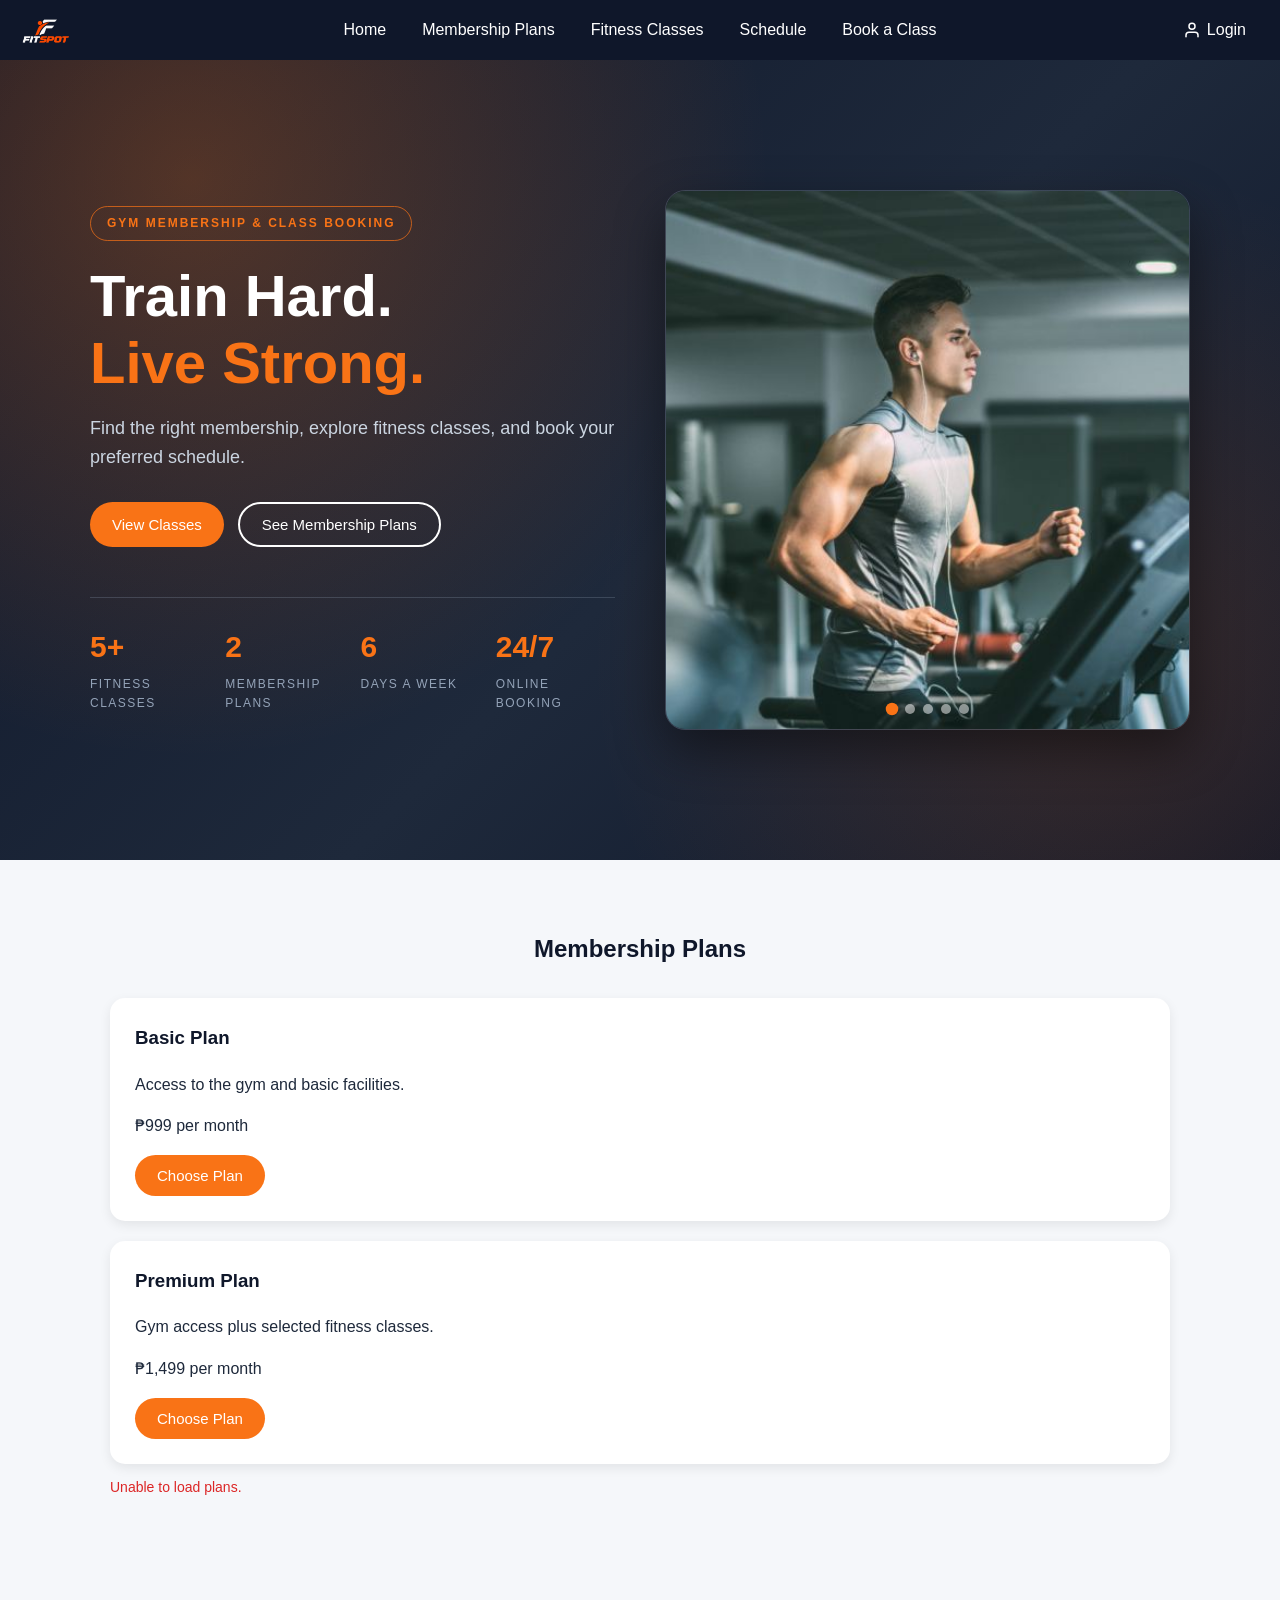
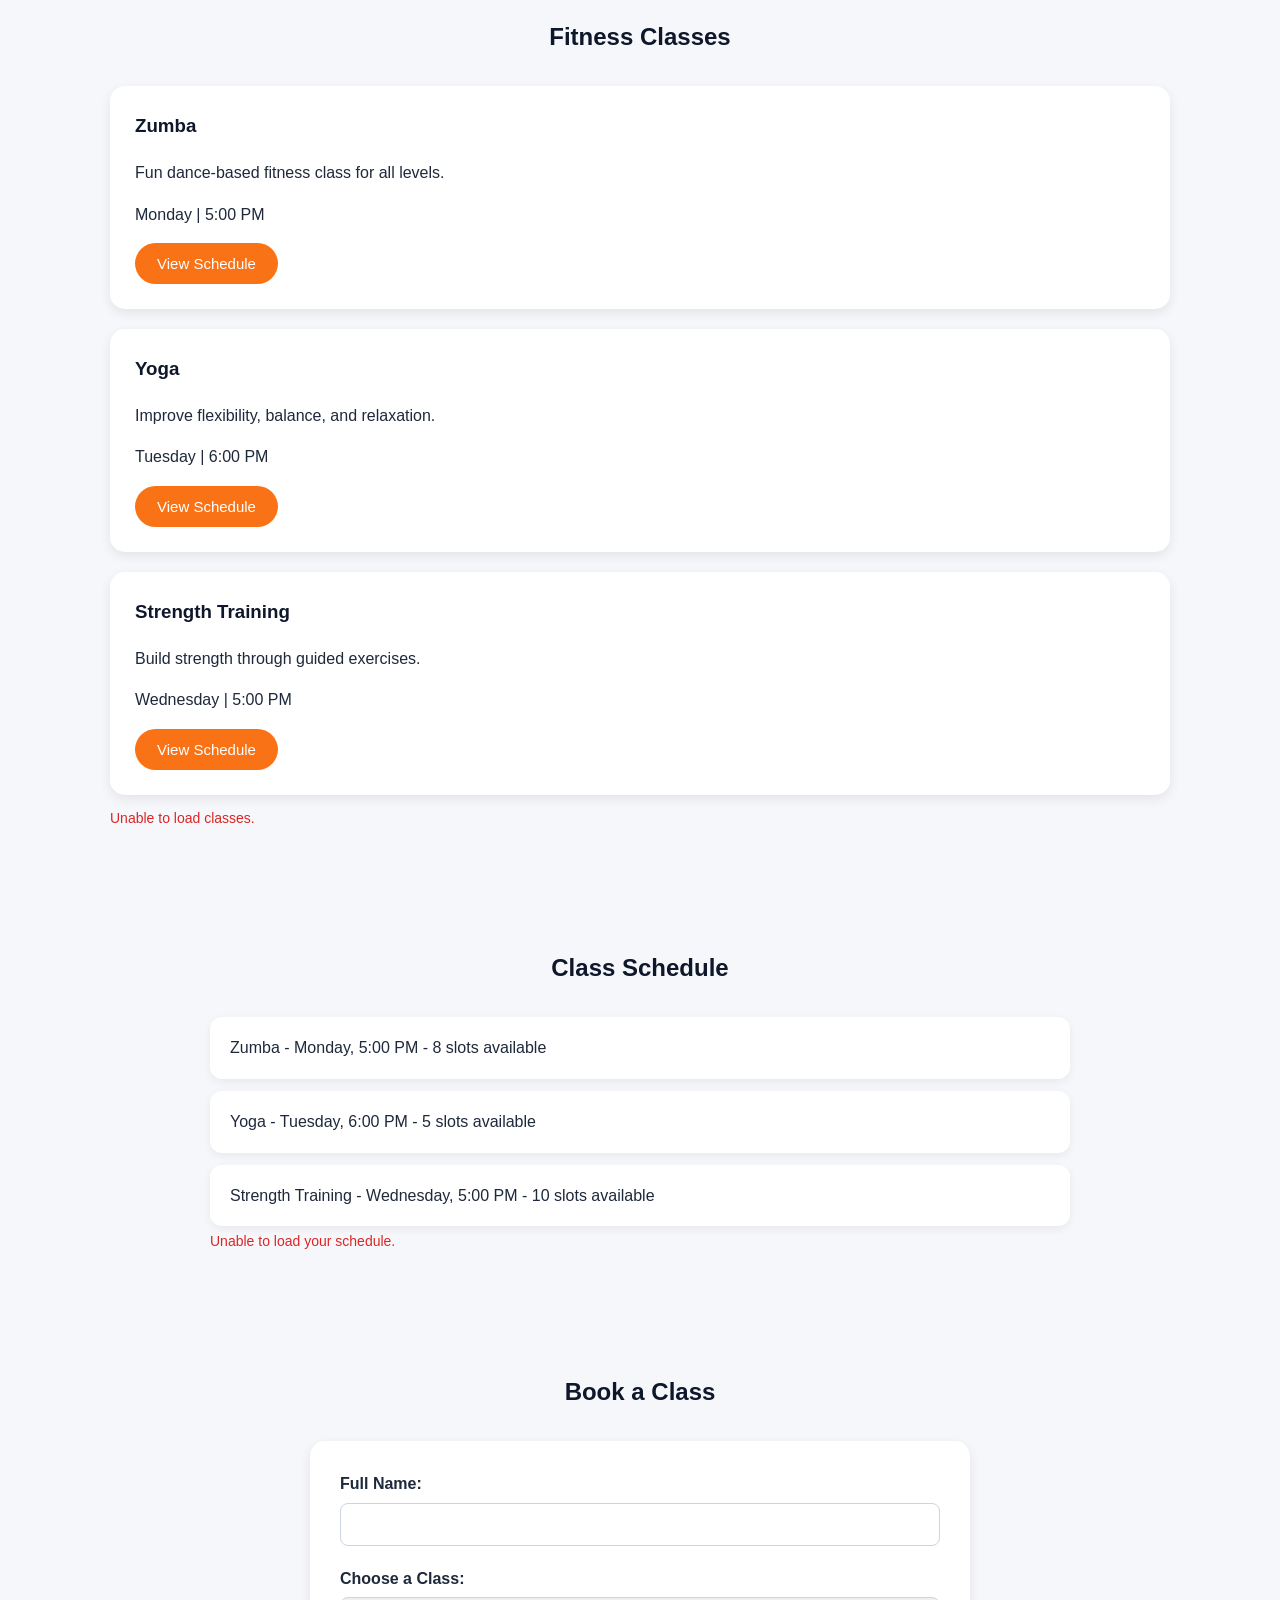
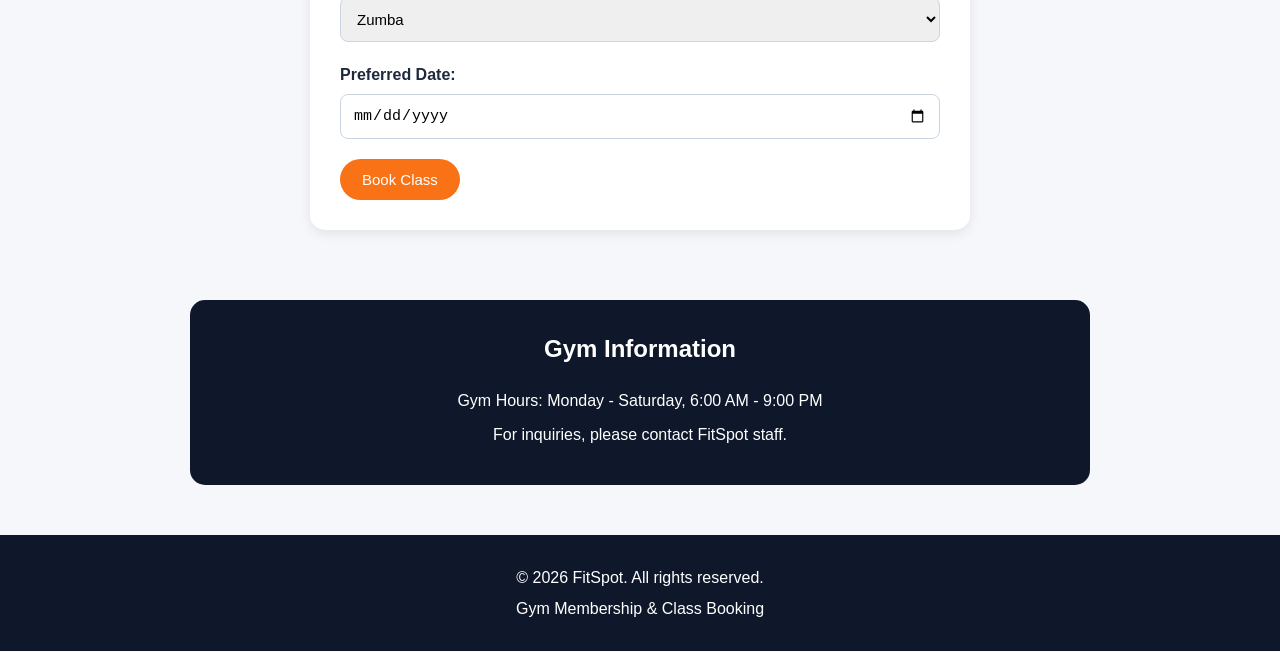
<file: index.html>
<!DOCTYPE html>
<html lang="en">
<head>
    <meta charset="UTF-8">
    <meta name="viewport" content="width=device-width, initial-scale=1.0">
    <link rel="icon" href="images/fitstop_white_logo.png" type="image/png">
    <link rel="stylesheet" href="css/style.css">
    <title>FitSpot</title>
</head>
<body>
<header>
        <div class="brand">
            <img src="images/fitstop_white_logo.png" alt="FitSpot">
            <h1 class="visually-hidden">FitSpot - Gym Membership &amp; Class Booking</h1>
        </div>

        <nav>
            <a href="index.html">Home</a>
            <a href="#membership">Membership Plans</a>
            <a href="#classes">Fitness Classes</a>
            <a href="#schedule">Schedule</a>
            <a href="#booking">Book a Class</a>
        </nav>

        <div class="header-actions">
            <a href="#login-popup" class="login-link">
                <svg xmlns="http://www.w3.org/2000/svg" width="18" height="18" viewBox="0 0 24 24" fill="none" stroke="currentColor" stroke-width="2" stroke-linecap="round" stroke-linejoin="round" aria-hidden="true"><path d="M20 21v-2a4 4 0 0 0-4-4H8a4 4 0 0 0-4 4v2"/><circle cx="12" cy="7" r="4"/></svg>
                Login
            </a>
        </div>
    </header>


<main>
<section class="hero">
    <div class="hero-inner">
        <div class="hero-content">
            <span class="hero-badge">Gym Membership &amp; Class Booking</span>

            <h2>Train Hard.<br><span>Live Strong.</span></h2>

            <p>
                Find the right membership, explore fitness classes,
                and book your preferred schedule.
            </p>

            <div class="hero-actions">
                <button class="btn-primary">View Classes</button>
                <button class="btn-outline">See Membership Plans</button>
            </div>

            <ul class="hero-stats">
                <li><strong>5+</strong><span>Fitness Classes</span></li>
                <li><strong>2</strong><span>Membership Plans</span></li>
                <li><strong>6</strong><span>Days a Week</span></li>
                <li><strong>24/7</strong><span>Online Booking</span></li>
            </ul>
        </div>

        <div class="hero-media">
            <div class="hero-carousel" id="hero-carousel">
                <div class="hero-slide is-active">
                    <img src="images/jogging.jpg" alt="Man running on a treadmill at the gym">
                </div>
                <div class="hero-slide">
                    <img src="images/rope.jpg" alt="Man training with battle ropes">
                </div>
                <div class="hero-slide">
                    <img src="images/kettlebellswings.jpg" alt="Woman doing kettlebell swings">
                </div>
                <div class="hero-slide">
                    <img src="images/jumping.jpg" alt="Woman jumping rope at the gym">
                </div>
                <div class="hero-slide">
                    <img src="images/hop.jpg" alt="Women doing hopping jacks at the gym">
                </div>
            </div>

            <div class="hero-dots">
                <button type="button" class="hero-dot is-active" data-slide="0" aria-label="Show slide 1"></button>
                <button type="button" class="hero-dot" data-slide="1" aria-label="Show slide 2"></button>
                <button type="button" class="hero-dot" data-slide="2" aria-label="Show slide 3"></button>
                <button type="button" class="hero-dot" data-slide="3" aria-label="Show slide 4"></button>
                <button type="button" class="hero-dot" data-slide="4" aria-label="Show slide 5"></button>
            </div>
        </div>
    </div>
</section>
<section id="membership">
    <h2>Membership Plans</h2>

    <article>
        <h3>Basic Plan</h3>
        <p>Access to the gym and basic facilities.</p>
        <p>₱999 per month</p>
        <button>Choose Plan</button>
    </article>

    <article>
        <h3>Premium Plan</h3>
        <p>Gym access plus selected fitness classes.</p>
        <p>₱1,499 per month</p>
        <button>Choose Plan</button>
    </article>

</section>
<section id="classes">
    <h2>Fitness Classes</h2>

    <article>
        <h3>Zumba</h3>
        <p>Fun dance-based fitness class for all levels.</p>
        <p>Monday | 5:00 PM</p>
        <button>View Schedule</button>
    </article>

    <article>
        <h3>Yoga</h3>
        <p>Improve flexibility, balance, and relaxation.</p>
        <p>Tuesday | 6:00 PM</p>
        <button>View Schedule</button>
    </article>

    <article>
        <h3>Strength Training</h3>
        <p>Build strength through guided exercises.</p>
        <p>Wednesday | 5:00 PM</p>
        <button>View Schedule</button>
    </article>

</section>
<section id="schedule">
    <h2>Class Schedule</h2>

    <ul>
        <li>Zumba - Monday, 5:00 PM - 8 slots available</li>
        <li>Yoga - Tuesday, 6:00 PM - 5 slots available</li>
        <li>Strength Training - Wednesday, 5:00 PM - 10 slots available</li>
    </ul>

</section>
<section id="booking">
    <h2>Book a Class</h2>

    <form id="booking-form">
        <label for="name">Full Name:</label>
        <input type="text" id="name" name="name" autocomplete="name">

        <label for="class">Choose a Class:</label>
        <select id="class" name="class">
            <option>Zumba</option>
            <option>Yoga</option>
            <option>Strength Training</option>
        </select>

        <label for="date">Preferred Date:</label>
        <input type="date" id="date" name="date">

        <button type="submit">Book Class</button>

        <p class="form-message" id="booking-form-message" hidden></p>
    </form>

</section>
<aside>
    <h2>Gym Information</h2>

    <p>Gym Hours: Monday - Saturday, 6:00 AM - 9:00 PM</p>
    <p>For inquiries, please contact FitSpot staff.</p>
</aside>
</main>
<footer>
    <p>&copy; 2026 FitSpot. All rights reserved.</p>
    <p>Gym Membership & Class Booking</p>
</footer>

<div class="modal-overlay" id="login-popup" aria-hidden="true">
    <div class="modal auth-card" role="dialog" aria-modal="true" aria-labelledby="login-popup-title">
        <button class="modal-close" type="button" aria-label="Close">&times;</button>

        <div class="modal-brand">
            <img src="images/fitstop_white_logo.png" alt="FitSpot">
            <p>Gym Membership &amp; Class Booking</p>
        </div>

        <div class="modal-body">
            <h2 id="login-popup-title">Login</h2>

            <form id="popup-login-form">
                <label for="popup-email">Email:</label>
                <input type="email" id="popup-email" name="popup-email" autocomplete="email" required>

                <label for="popup-password">Password:</label>
                <input type="password" id="popup-password" name="popup-password" autocomplete="current-password" required>

                <button type="submit">Login</button>

                <p class="form-message" id="popup-login-message" hidden></p>
            </form>

            <p class="card-note">Don't have an account? <a href="#register-popup" class="modal-switch">Register</a></p>
        </div>
    </div>
</div>

<div class="modal-overlay" id="register-popup" aria-hidden="true">
    <div class="modal auth-card" role="dialog" aria-modal="true" aria-labelledby="register-popup-title">
        <button class="modal-close" type="button" aria-label="Close">&times;</button>

        <div class="modal-brand">
            <img src="images/fitstop_white_logo.png" alt="FitSpot">
            <p>Gym Membership &amp; Class Booking</p>
        </div>

        <div class="modal-body">
            <h2 id="register-popup-title">Register</h2>

            <form id="popup-register-form">
                <label for="popup-name">Full Name:</label>
                <input type="text" id="popup-name" name="popup-name" autocomplete="name">

                <label for="popup-reg-email">Email:</label>
                <input type="email" id="popup-reg-email" name="popup-reg-email" autocomplete="email">

                <label for="popup-reg-password">Password:</label>
                <input type="password" id="popup-reg-password" name="popup-reg-password" autocomplete="new-password">

                <label for="popup-confirm-password">Confirm Password:</label>
                <input type="password" id="popup-confirm-password" name="popup-confirm-password" autocomplete="new-password">

                <button type="submit">Register</button>

                <p class="form-message" id="popup-register-message" hidden></p>
            </form>

            <p class="card-note">Already have an account? <a href="#login-popup" class="modal-switch">Login</a></p>
        </div>
    </div>
</div>

<script src="js/toast.js" defer></script>
<script src="js/api.js" defer></script>
    <script src="js/script.js" defer></script>
</body>
</html>
</file>
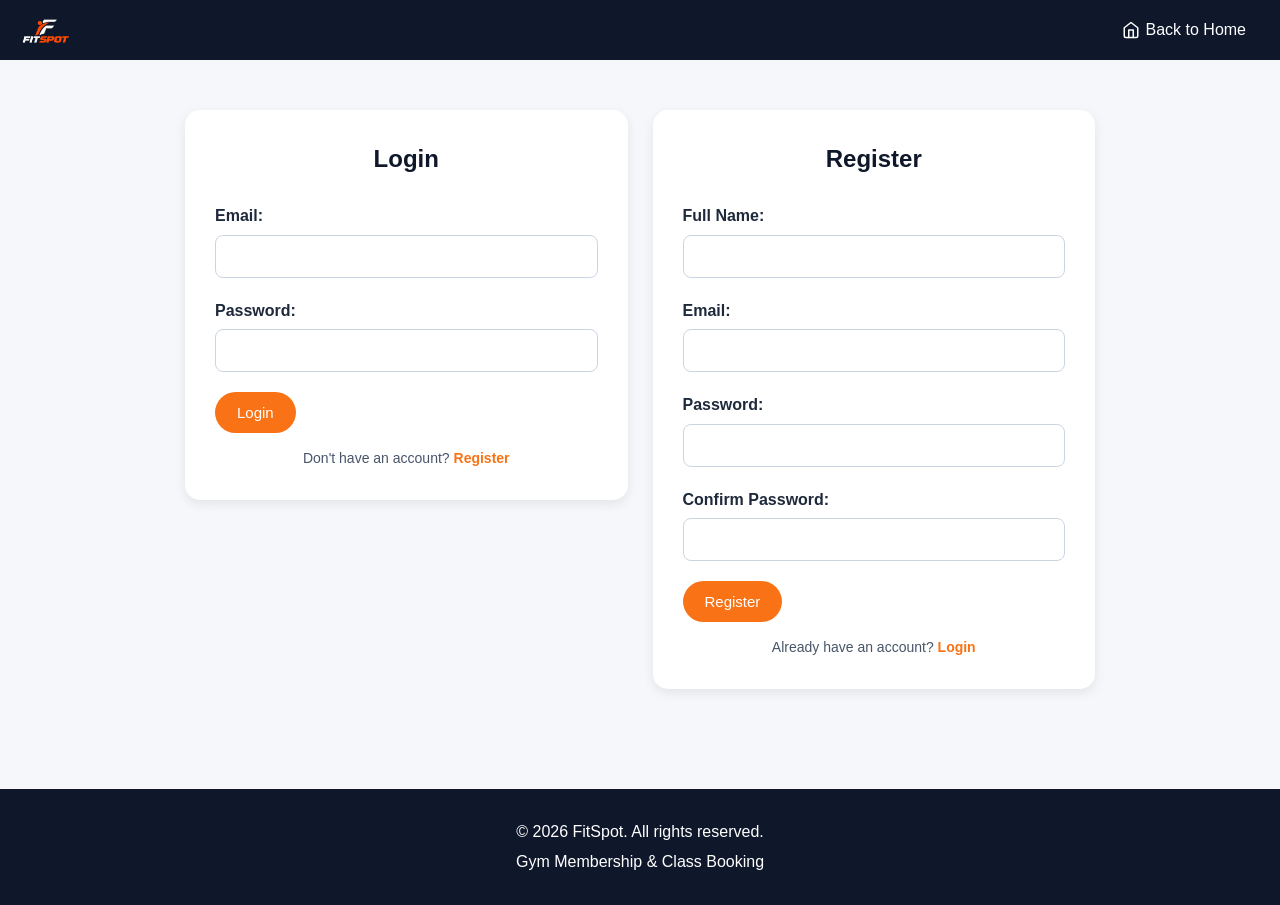
<file: pages/login.html>
<!DOCTYPE html>
<html lang="en">
<head>
    <meta charset="UTF-8">
    <meta name="viewport" content="width=device-width, initial-scale=1.0">
    <link rel="icon" href="../images/fitstop_white_logo.png" type="image/png">
    <link rel="stylesheet" href="../css/style.css">
    <title>Login / Register - FitSpot</title>
</head>
<body>
<header>
        <div class="brand">
            <a href="../index.html">
                <img src="../images/fitstop_white_logo.png" alt="FitSpot">
            </a>
            <h1 class="visually-hidden">FitSpot - Gym Membership &amp; Class Booking</h1>
        </div>

        <div class="header-spacer" aria-hidden="true"></div>

        <div class="header-actions">
            <a href="../index.html" class="login-link">
                <svg xmlns="http://www.w3.org/2000/svg" width="18" height="18" viewBox="0 0 24 24" fill="none" stroke="currentColor" stroke-width="2" stroke-linecap="round" stroke-linejoin="round" aria-hidden="true"><path d="M3 9l9-7 9 7v11a2 2 0 0 1-2 2H5a2 2 0 0 1-2-2z"/><polyline points="9 22 9 12 15 12 15 22"/></svg>
                Back to Home
            </a>
        </div>
    </header>

<main>
<section class="auth-page">
    <div class="auth-card" id="login">
        <h2>Login</h2>

        <form id="page-login-form">
            <label for="email">Email:</label>
            <input type="email" id="email" name="email" autocomplete="email" required>

            <label for="password">Password:</label>
            <input type="password" id="password" name="password" autocomplete="current-password" required>

            <button type="submit">Login</button>

            <p class="form-message" id="page-login-message" hidden></p>
        </form>

        <p class="card-note">Don't have an account? <a href="#register">Register</a></p>
    </div>

    <div class="auth-card" id="register">
        <h2>Register</h2>

        <form id="page-register-form">
            <label for="fullname">Full Name:</label>
            <input type="text" id="fullname" name="fullname" autocomplete="name">

            <label for="reg-email">Email:</label>
            <input type="email" id="reg-email" name="reg-email" autocomplete="email">

            <label for="reg-password">Password:</label>
            <input type="password" id="reg-password" name="reg-password" autocomplete="new-password">

            <label for="confirm-password">Confirm Password:</label>
            <input type="password" id="confirm-password" name="confirm-password" autocomplete="new-password">

            <button type="submit">Register</button>

            <p class="form-message" id="page-register-message" hidden></p>
        </form>

        <p class="card-note">Already have an account? <a href="#login">Login</a></p>
    </div>
</section>
</main>
<footer>
    <p>&copy; 2026 FitSpot. All rights reserved.</p>
    <p>Gym Membership & Class Booking</p>
</footer>

<script src="../js/toast.js" defer></script>
<script src="../js/api.js" defer></script>
    <script src="../js/script.js" defer></script>
</body>
</html>
</file>
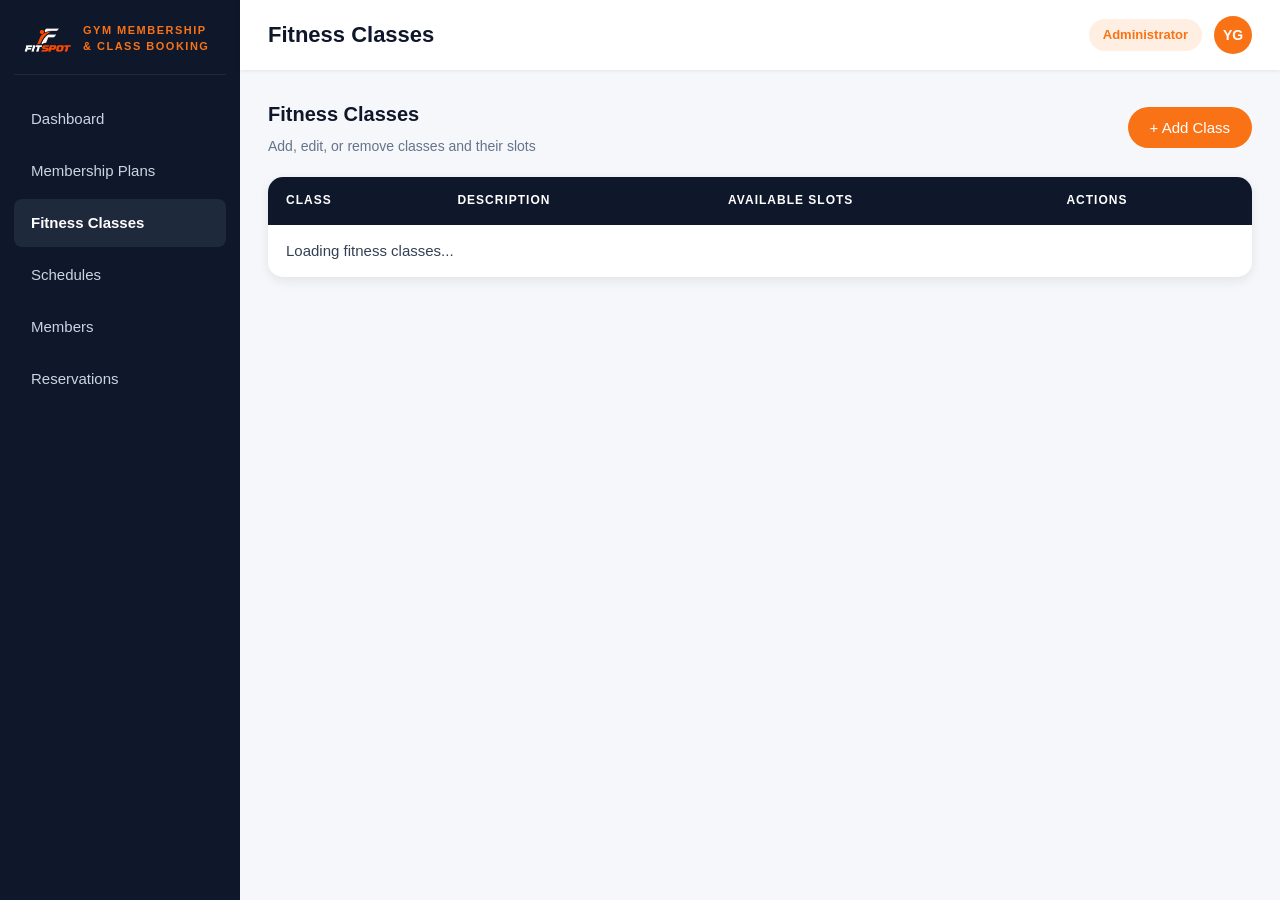
<file: pages/admin/classes.html>
<!DOCTYPE html>
<html lang="en">
<head>
    <meta charset="UTF-8">
    <meta name="viewport" content="width=device-width, initial-scale=1.0">
    <link rel="icon" href="../../images/fitstop_white_logo.png" type="image/png">
    <link rel="stylesheet" href="../../css/style.css">
    <link rel="stylesheet" href="../../css/admin.css">
    <title>Fitness Classes - FitSpot Admin</title>
</head>
<body class="admin-body">
<div class="admin-layout">

    <div class="sidebar">
        <div class="sidebar-brand">
            <img src="../../images/fitstop_white_logo.png" alt="FitSpot">
            <span>Gym Membership &amp; Class Booking</span>
        </div>

        <nav class="sidebar-menu">
            <a href="dashboard.html">Dashboard</a>
            <a href="memberships.html">Membership Plans</a>
            <a href="classes.html" class="is-active" aria-current="page">Fitness Classes</a>
            <a href="schedules.html">Schedules</a>
            <a href="members.html">Members</a>
            <a href="reservations.html">Reservations</a>
        </nav>
    </div>

    <div class="admin-main">
        <header class="topbar">
            <h1 id="admin-page-title">Fitness Classes</h1>

            <div class="topbar-actions">
                <span class="admin-badge">Administrator</span>

                <div class="admin-user">
                    <button type="button" class="admin-avatar" id="admin-avatar" aria-haspopup="true" aria-expanded="false">YG</button>

                    <div class="admin-dropdown" id="admin-dropdown" hidden>
                        <button type="button" class="dropdown-item" data-open-form="profile">Profile</button>
                        <button type="button" class="dropdown-item" data-open-form="settings">Settings</button>
                        <div class="dropdown-divider"></div>
                        <button type="button" class="dropdown-item is-danger" id="logout-btn">Logout</button>
                    </div>
                </div>
            </div>
        </header>

        <div class="admin-content">

            <!-- ===== FITNESS CLASSES ===== -->
            <section class="admin-view is-active" id="view-classes">
                <div class="section-head">
                    <div>
                        <h2>Fitness Classes</h2>
                        <p>Add, edit, or remove classes and their slots</p>
                    </div>
                    <button type="button" data-add="class">+ Add Class</button>
                </div>

                <div class="table-card">
                    <table data-entity="class">
                        <thead>
                            <tr>
                                <th>Class</th>
                                <th>Description</th>
                                <th>Available Slots</th>
                                <th>Actions</th>
                            </tr>
                        </thead>
                        <tbody id="tbody-classes">
                            <tr>
                                <td colspan="4">Loading fitness classes...</td>
                            </tr>
                        </tbody>
                    </table>
                </div>
            </section>

        </div>
    </div>
</div>

<!-- ===== ADMIN FORM MODAL ===== -->
<div class="modal-overlay" id="admin-form-modal" aria-hidden="true">
    <div class="modal auth-card" role="dialog" aria-modal="true" aria-labelledby="admin-modal-title">
        <button class="modal-close" type="button" aria-label="Close">&times;</button>

        <div class="modal-body">
            <h2 id="admin-modal-title">Add Fitness Class</h2>

            <form id="admin-form">
                <div class="form-fields"></div>

                <div class="form-actions">
                    <button type="submit">Save</button>
                    <button type="button" class="btn-cancel" data-close>Cancel</button>
                </div>
            </form>
        </div>
    </div>
</div>

<script src="../../js/toast.js" defer></script>
<script src="../../js/api.js" defer></script>
    <script src="../../js/script.js" defer></script>
<script src="../../js/admin.js" defer></script>
</body>
</html>
</file>
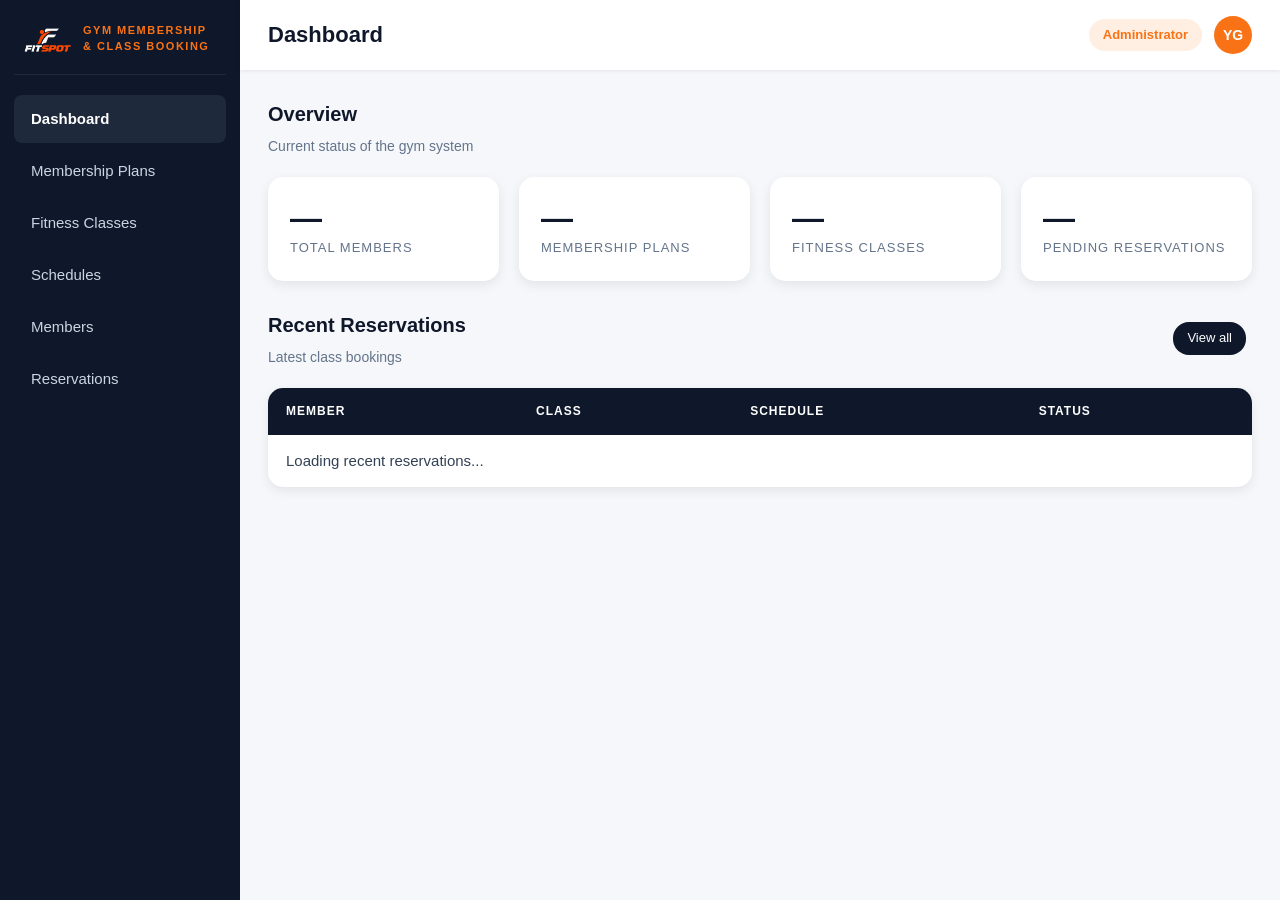
<file: pages/admin/dashboard.html>
<!DOCTYPE html>
<html lang="en">
<head>
    <meta charset="UTF-8">
    <meta name="viewport" content="width=device-width, initial-scale=1.0">
    <link rel="icon" href="../../images/fitstop_white_logo.png" type="image/png">
    <link rel="stylesheet" href="../../css/style.css">
    <link rel="stylesheet" href="../../css/admin.css">
    <title>Admin Dashboard - FitSpot</title>
</head>
<body class="admin-body">
<div class="admin-layout">

    <div class="sidebar">
        <div class="sidebar-brand">
            <img src="../../images/fitstop_white_logo.png" alt="FitSpot">
            <span>Gym Membership &amp; Class Booking</span>
        </div>

        <nav class="sidebar-menu">
            <a href="dashboard.html" class="is-active" aria-current="page">Dashboard</a>
            <a href="memberships.html">Membership Plans</a>
            <a href="classes.html">Fitness Classes</a>
            <a href="schedules.html">Schedules</a>
            <a href="members.html">Members</a>
            <a href="reservations.html">Reservations</a>
        </nav>
    </div>

    <div class="admin-main">
        <header class="topbar">
            <h1 id="admin-page-title">Dashboard</h1>

            <div class="topbar-actions">
                <span class="admin-badge">Administrator</span>

                <div class="admin-user">
                    <button type="button" class="admin-avatar" id="admin-avatar" aria-haspopup="true" aria-expanded="false">YG</button>

                    <div class="admin-dropdown" id="admin-dropdown" hidden>
                        <button type="button" class="dropdown-item" data-open-form="profile">Profile</button>
                        <button type="button" class="dropdown-item" data-open-form="settings">Settings</button>
                        <div class="dropdown-divider"></div>
                        <button type="button" class="dropdown-item is-danger" id="logout-btn">Logout</button>
                    </div>
                </div>
            </div>
        </header>

        <div class="admin-content">

            <!-- ===== DASHBOARD ===== -->
            <section class="admin-view is-active" id="view-dashboard">
                <div class="section-head">
                    <div>
                        <h2>Overview</h2>
                        <p>Current status of the gym system</p>
                    </div>
                </div>

                <div class="stats-grid">
                    <div class="stat-card">
                        <div class="stat-value" id="stat-total-members">—</div>
                        <div class="stat-label">Total Members</div>
                    </div>
                    <div class="stat-card">
                        <div class="stat-value" id="stat-total-plans">—</div>
                        <div class="stat-label">Membership Plans</div>
                    </div>
                    <div class="stat-card">
                        <div class="stat-value" id="stat-total-classes">—</div>
                        <div class="stat-label">Fitness Classes</div>
                    </div>
                    <div class="stat-card">
                        <div class="stat-value" id="stat-pending">—</div>
                        <div class="stat-label">Pending Reservations</div>
                    </div>
                </div>

                <div class="section-head">
                    <div>
                        <h2>Recent Reservations</h2>
                        <p>Latest class bookings</p>
                    </div>
                    <a class="btn-sm btn-edit" href="reservations.html">View all</a>
                </div>

                <div class="table-card">
                    <table>
                        <thead>
                            <tr>
                                <th>Member</th>
                                <th>Class</th>
                                <th>Schedule</th>
                                <th>Status</th>
                            </tr>
                        </thead>
                        <tbody id="tbody-recent">
                            <tr>
                                <td colspan="4">Loading recent reservations...</td>
                            </tr>
                        </tbody>
                    </table>
                </div>
            </section>

        </div>
    </div>
</div>

<!-- ===== ADMIN FORM MODAL ===== -->
<div class="modal-overlay" id="admin-form-modal" aria-hidden="true">
    <div class="modal auth-card" role="dialog" aria-modal="true" aria-labelledby="admin-modal-title">
        <button class="modal-close" type="button" aria-label="Close">&times;</button>

        <div class="modal-body">
            <h2 id="admin-modal-title">Add Membership Plan</h2>

            <form id="admin-form">
                <div class="form-fields"></div>

                <div class="form-actions">
                    <button type="submit">Save</button>
                    <button type="button" class="btn-cancel" data-close>Cancel</button>
                </div>
            </form>
        </div>
    </div>
</div>

<script src="../../js/toast.js" defer></script>
<script src="../../js/api.js" defer></script>
    <script src="../../js/script.js" defer></script>
<script src="../../js/admin.js" defer></script>
</body>
</html>
</file>
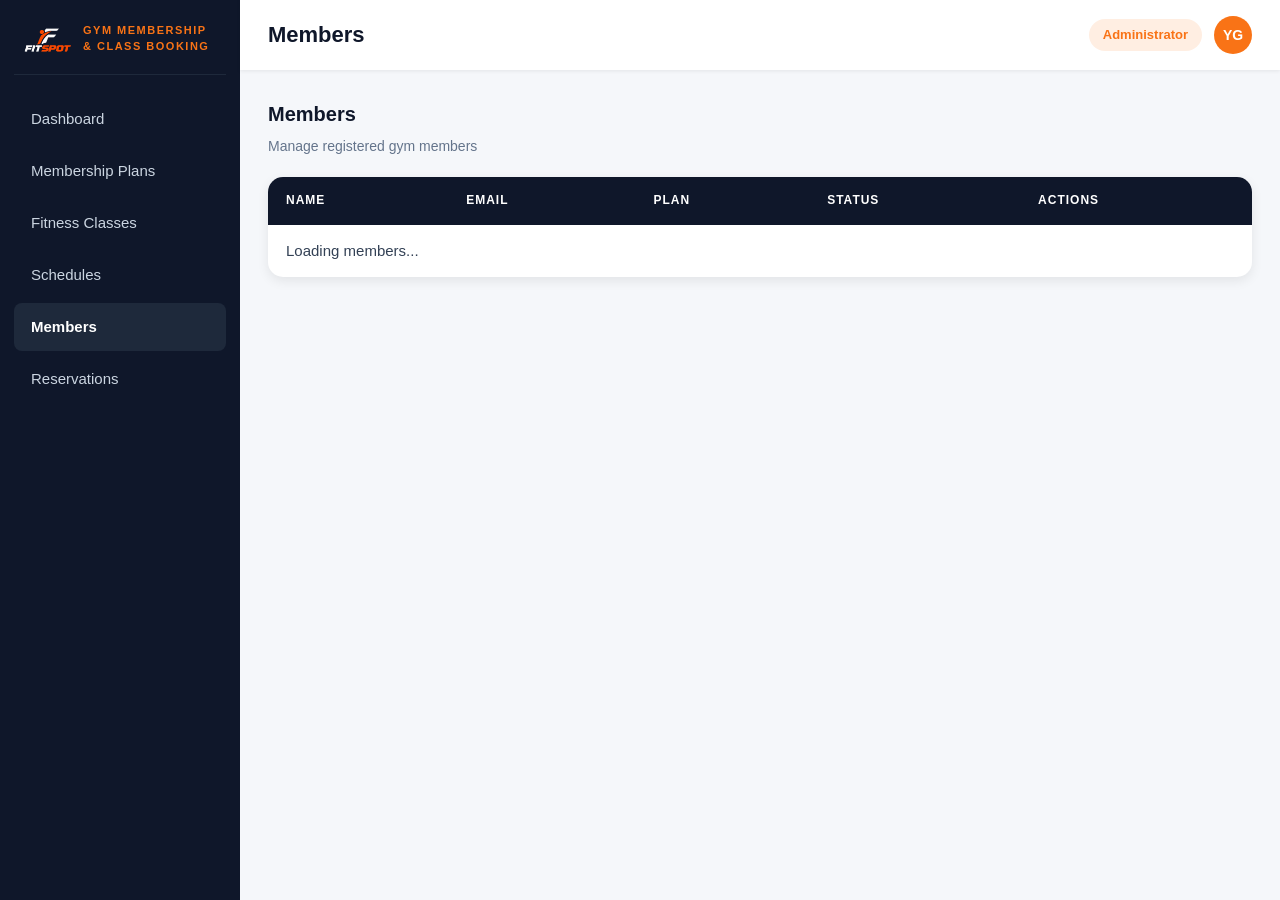
<file: pages/admin/members.html>
<!DOCTYPE html>
<html lang="en">
<head>
    <meta charset="UTF-8">
    <meta name="viewport" content="width=device-width, initial-scale=1.0">
    <link rel="icon" href="../../images/fitstop_white_logo.png" type="image/png">
    <link rel="stylesheet" href="../../css/style.css">
    <link rel="stylesheet" href="../../css/admin.css">
    <title>Members - FitSpot Admin</title>
</head>
<body class="admin-body">
<div class="admin-layout">

    <div class="sidebar">
        <div class="sidebar-brand">
            <img src="../../images/fitstop_white_logo.png" alt="FitSpot">
            <span>Gym Membership &amp; Class Booking</span>
        </div>

        <nav class="sidebar-menu">
            <a href="dashboard.html">Dashboard</a>
            <a href="memberships.html">Membership Plans</a>
            <a href="classes.html">Fitness Classes</a>
            <a href="schedules.html">Schedules</a>
            <a href="members.html" class="is-active" aria-current="page">Members</a>
            <a href="reservations.html">Reservations</a>
        </nav>
    </div>

    <div class="admin-main">
        <header class="topbar">
            <h1 id="admin-page-title">Members</h1>

            <div class="topbar-actions">
                <span class="admin-badge">Administrator</span>

                <div class="admin-user">
                    <button type="button" class="admin-avatar" id="admin-avatar" aria-haspopup="true" aria-expanded="false">YG</button>

                    <div class="admin-dropdown" id="admin-dropdown" hidden>
                        <button type="button" class="dropdown-item" data-open-form="profile">Profile</button>
                        <button type="button" class="dropdown-item" data-open-form="settings">Settings</button>
                        <div class="dropdown-divider"></div>
                        <button type="button" class="dropdown-item is-danger" id="logout-btn">Logout</button>
                    </div>
                </div>
            </div>
        </header>

        <div class="admin-content">

            <!-- ===== MEMBERS ===== -->
            <section class="admin-view is-active" id="view-members">
                <div class="section-head">
                    <div>
                        <h2>Members</h2>
                        <p>Manage registered gym members</p>
                    </div>
                </div>

                <div class="table-card">
                    <table data-entity="member">
                        <thead>
                            <tr>
                                <th>Name</th>
                                <th>Email</th>
                                <th>Plan</th>
                                <th>Status</th>
                                <th>Actions</th>
                            </tr>
                        </thead>
                        <tbody id="tbody-members">
                            <tr>
                                <td colspan="5">Loading members...</td>
                            </tr>
                        </tbody>
                    </table>
                </div>
            </section>

        </div>
    </div>
</div>

<!-- ===== ADMIN FORM MODAL ===== -->
<div class="modal-overlay" id="admin-form-modal" aria-hidden="true">
    <div class="modal auth-card" role="dialog" aria-modal="true" aria-labelledby="admin-modal-title">
        <button class="modal-close" type="button" aria-label="Close">&times;</button>

        <div class="modal-body">
            <h2 id="admin-modal-title">Settings</h2>

            <form id="admin-form">
                <div class="form-fields"></div>

                <div class="form-actions">
                    <button type="submit">Save</button>
                    <button type="button" class="btn-cancel" data-close>Cancel</button>
                </div>
            </form>
        </div>
    </div>
</div>

<script src="../../js/toast.js" defer></script>
<script src="../../js/api.js" defer></script>
    <script src="../../js/script.js" defer></script>
<script src="../../js/admin.js" defer></script>
</body>
</html>
</file>
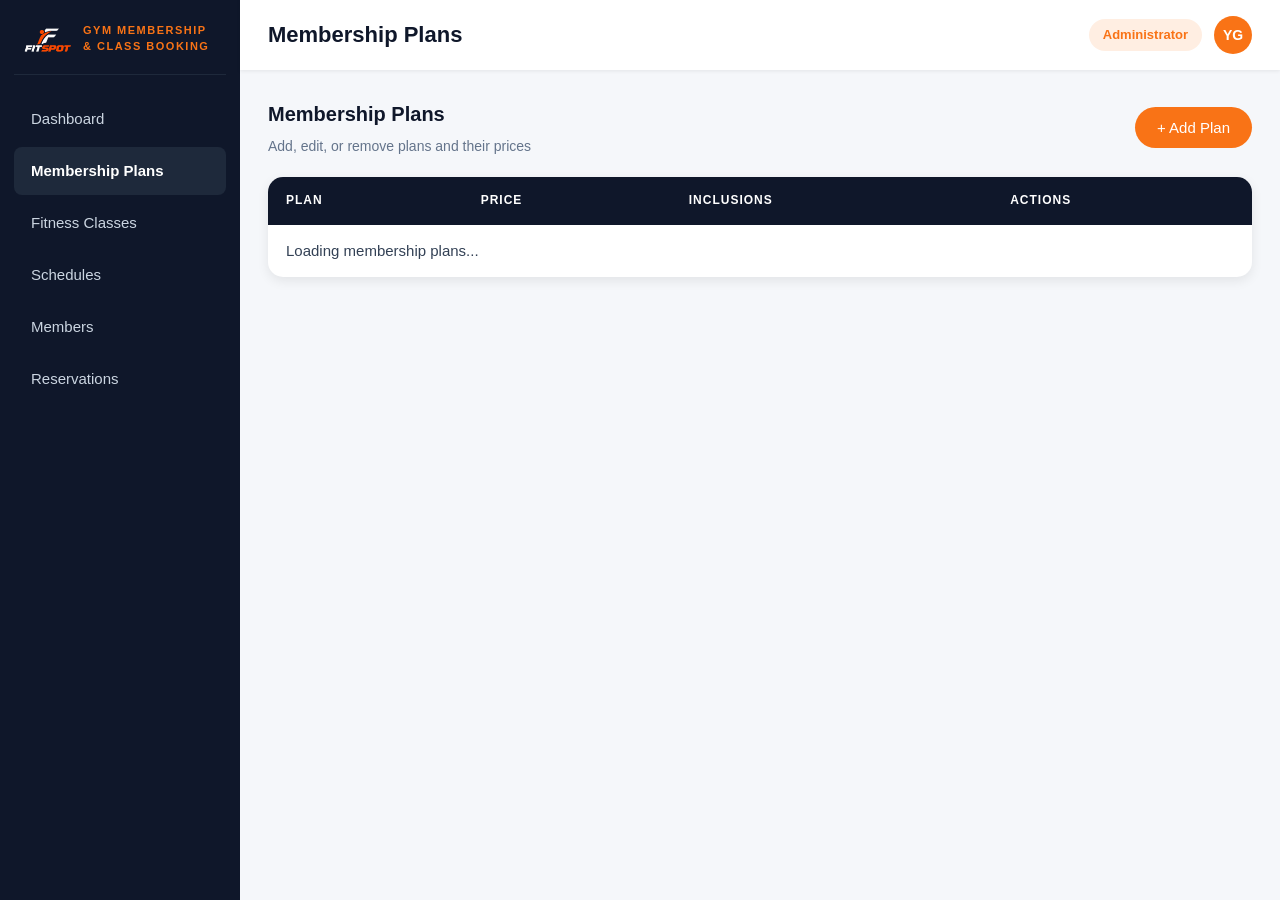
<file: pages/admin/memberships.html>
<!DOCTYPE html>
<html lang="en">
<head>
    <meta charset="UTF-8">
    <meta name="viewport" content="width=device-width, initial-scale=1.0">
    <link rel="icon" href="../../images/fitstop_white_logo.png" type="image/png">
    <link rel="stylesheet" href="../../css/style.css">
    <link rel="stylesheet" href="../../css/admin.css">
    <title>Membership Plans - FitSpot Admin</title>
</head>
<body class="admin-body">
<div class="admin-layout">

    <div class="sidebar">
        <div class="sidebar-brand">
            <img src="../../images/fitstop_white_logo.png" alt="FitSpot">
            <span>Gym Membership &amp; Class Booking</span>
        </div>

        <nav class="sidebar-menu">
            <a href="dashboard.html">Dashboard</a>
            <a href="memberships.html" class="is-active" aria-current="page">Membership Plans</a>
            <a href="classes.html">Fitness Classes</a>
            <a href="schedules.html">Schedules</a>
            <a href="members.html">Members</a>
            <a href="reservations.html">Reservations</a>
        </nav>
    </div>

    <div class="admin-main">
        <header class="topbar">
            <h1 id="admin-page-title">Membership Plans</h1>

            <div class="topbar-actions">
                <span class="admin-badge">Administrator</span>

                <div class="admin-user">
                    <button type="button" class="admin-avatar" id="admin-avatar" aria-haspopup="true" aria-expanded="false">YG</button>

                    <div class="admin-dropdown" id="admin-dropdown" hidden>
                        <button type="button" class="dropdown-item" data-open-form="profile">Profile</button>
                        <button type="button" class="dropdown-item" data-open-form="settings">Settings</button>
                        <div class="dropdown-divider"></div>
                        <button type="button" class="dropdown-item is-danger" id="logout-btn">Logout</button>
                    </div>
                </div>
            </div>
        </header>

        <div class="admin-content">

            <!-- ===== MEMBERSHIP PLANS ===== -->
            <section class="admin-view is-active" id="view-plans">
                <div class="section-head">
                    <div>
                        <h2>Membership Plans</h2>
                        <p>Add, edit, or remove plans and their prices</p>
                    </div>
                    <button type="button" data-add="plan">+ Add Plan</button>
                </div>

                <div class="table-card">
                    <table data-entity="plan">
                        <thead>
                            <tr>
                                <th>Plan</th>
                                <th>Price</th>
                                <th>Inclusions</th>
                                <th>Actions</th>
                            </tr>
                        </thead>
                        <tbody id="tbody-plans">
                            <tr>
                                <td colspan="4">Loading membership plans...</td>
                            </tr>
                        </tbody>
                    </table>
                </div>
            </section>

        </div>
    </div>
</div>

<!-- ===== ADMIN FORM MODAL ===== -->
<div class="modal-overlay" id="admin-form-modal" aria-hidden="true">
    <div class="modal auth-card" role="dialog" aria-modal="true" aria-labelledby="admin-modal-title">
        <button class="modal-close" type="button" aria-label="Close">&times;</button>

        <div class="modal-body">
            <h2 id="admin-modal-title">Add Membership Plan</h2>

            <form id="admin-form">
                <div class="form-fields"></div>

                <div class="form-actions">
                    <button type="submit">Save</button>
                    <button type="button" class="btn-cancel" data-close>Cancel</button>
                </div>
            </form>
        </div>
    </div>
</div>

<script src="../../js/toast.js" defer></script>
<script src="../../js/api.js" defer></script>
    <script src="../../js/script.js" defer></script>
<script src="../../js/admin.js" defer></script>
</body>
</html>
</file>
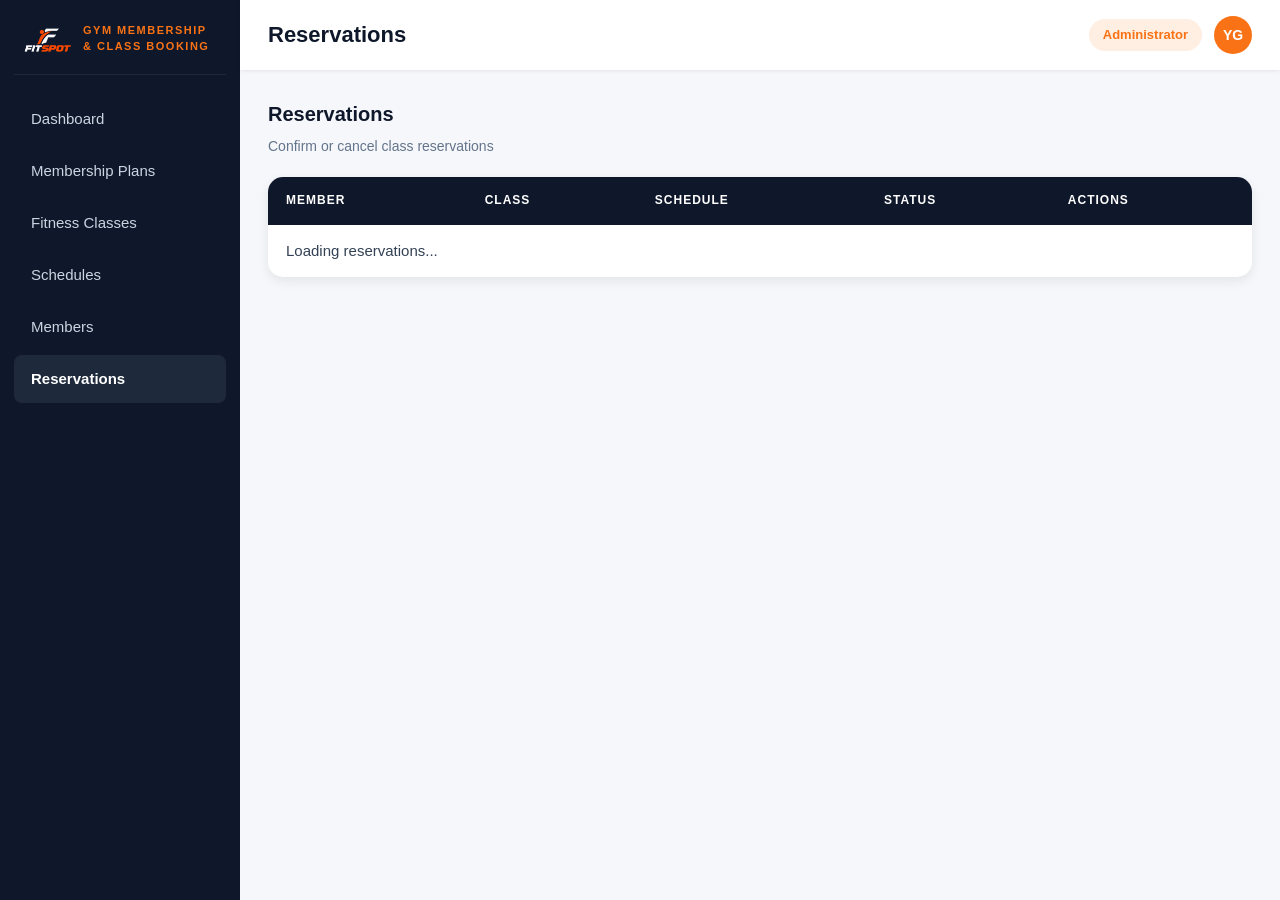
<file: pages/admin/reservations.html>
<!DOCTYPE html>
<html lang="en">
<head>
    <meta charset="UTF-8">
    <meta name="viewport" content="width=device-width, initial-scale=1.0">
    <link rel="icon" href="../../images/fitstop_white_logo.png" type="image/png">
    <link rel="stylesheet" href="../../css/style.css">
    <link rel="stylesheet" href="../../css/admin.css">
    <title>Reservations - FitSpot Admin</title>
</head>
<body class="admin-body">
<div class="admin-layout">

    <div class="sidebar">
        <div class="sidebar-brand">
            <img src="../../images/fitstop_white_logo.png" alt="FitSpot">
            <span>Gym Membership &amp; Class Booking</span>
        </div>

        <nav class="sidebar-menu">
            <a href="dashboard.html">Dashboard</a>
            <a href="memberships.html">Membership Plans</a>
            <a href="classes.html">Fitness Classes</a>
            <a href="schedules.html">Schedules</a>
            <a href="members.html">Members</a>
            <a href="reservations.html" class="is-active" aria-current="page">Reservations</a>
        </nav>
    </div>

    <div class="admin-main">
        <header class="topbar">
            <h1 id="admin-page-title">Reservations</h1>

            <div class="topbar-actions">
                <span class="admin-badge">Administrator</span>

                <div class="admin-user">
                    <button type="button" class="admin-avatar" id="admin-avatar" aria-haspopup="true" aria-expanded="false">YG</button>

                    <div class="admin-dropdown" id="admin-dropdown" hidden>
                        <button type="button" class="dropdown-item" data-open-form="profile">Profile</button>
                        <button type="button" class="dropdown-item" data-open-form="settings">Settings</button>
                        <div class="dropdown-divider"></div>
                        <button type="button" class="dropdown-item is-danger" id="logout-btn">Logout</button>
                    </div>
                </div>
            </div>
        </header>

        <div class="admin-content">

            <!-- ===== RESERVATIONS ===== -->
            <section class="admin-view is-active" id="view-reservations">
                <div class="section-head">
                    <div>
                        <h2>Reservations</h2>
                        <p>Confirm or cancel class reservations</p>
                    </div>
                </div>

                <div class="table-card">
                    <table data-entity="reservation">
                        <thead>
                            <tr>
                                <th>Member</th>
                                <th>Class</th>
                                <th>Schedule</th>
                                <th>Status</th>
                                <th>Actions</th>
                            </tr>
                        </thead>
                        <tbody id="tbody-reservations">
                            <tr>
                                <td colspan="5">Loading reservations...</td>
                            </tr>
                        </tbody>
                    </table>
                </div>
            </section>

        </div>
    </div>
</div>

<!-- ===== ADMIN FORM MODAL ===== -->
<div class="modal-overlay" id="admin-form-modal" aria-hidden="true">
    <div class="modal auth-card" role="dialog" aria-modal="true" aria-labelledby="admin-modal-title">
        <button class="modal-close" type="button" aria-label="Close">&times;</button>

        <div class="modal-body">
            <h2 id="admin-modal-title">Settings</h2>

            <form id="admin-form">
                <div class="form-fields"></div>

                <div class="form-actions">
                    <button type="submit">Save</button>
                    <button type="button" class="btn-cancel" data-close>Cancel</button>
                </div>
            </form>
        </div>
    </div>
</div>

<script src="../../js/toast.js" defer></script>
<script src="../../js/api.js" defer></script>
    <script src="../../js/script.js" defer></script>
<script src="../../js/admin.js" defer></script>
</body>
</html>
</file>
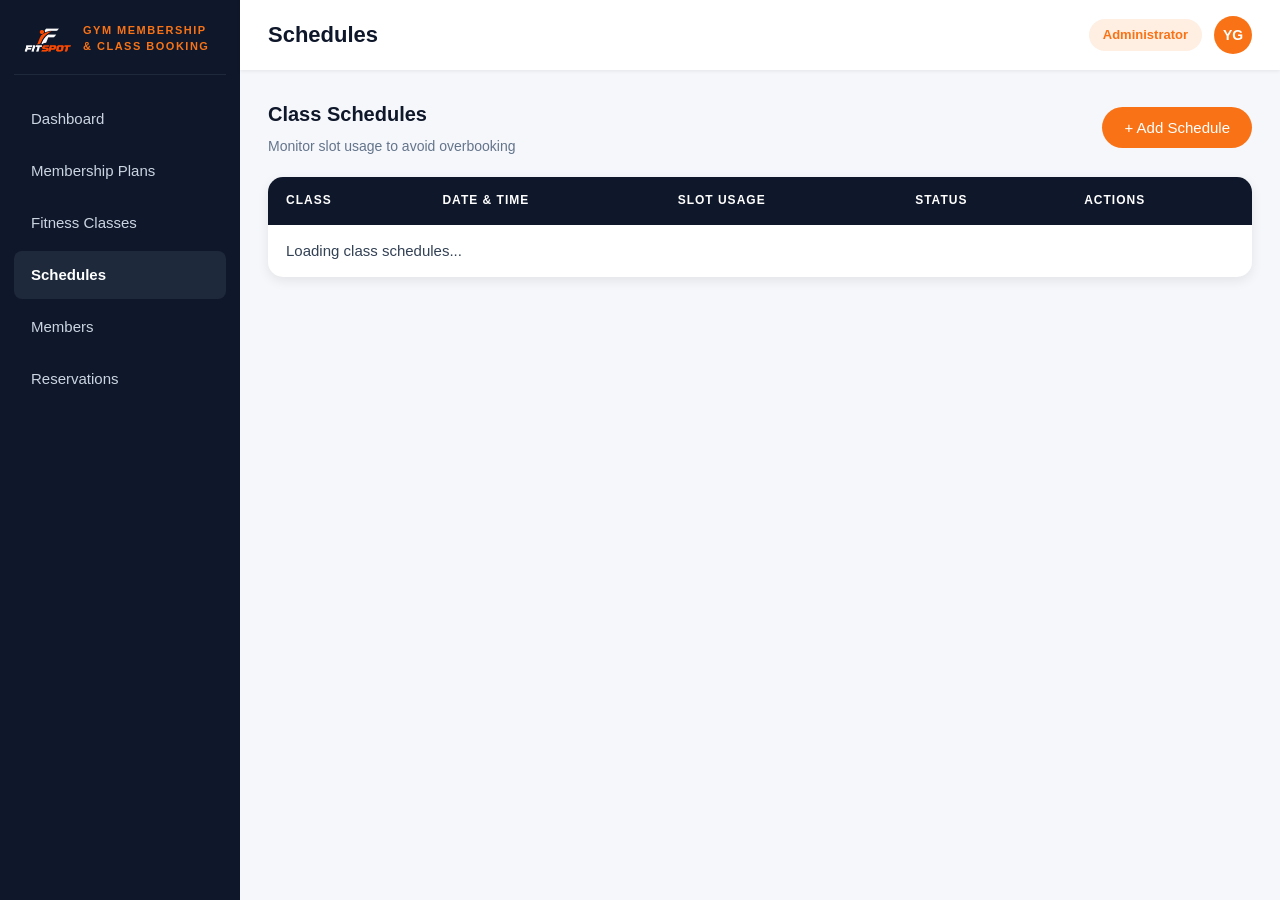
<file: pages/admin/schedules.html>
<!DOCTYPE html>
<html lang="en">
<head>
    <meta charset="UTF-8">
    <meta name="viewport" content="width=device-width, initial-scale=1.0">
    <link rel="icon" href="../../images/fitstop_white_logo.png" type="image/png">
    <link rel="stylesheet" href="../../css/style.css">
    <link rel="stylesheet" href="../../css/admin.css">
    <title>Schedules - FitSpot Admin</title>
</head>
<body class="admin-body">
<div class="admin-layout">

    <div class="sidebar">
        <div class="sidebar-brand">
            <img src="../../images/fitstop_white_logo.png" alt="FitSpot">
            <span>Gym Membership &amp; Class Booking</span>
        </div>

        <nav class="sidebar-menu">
            <a href="dashboard.html">Dashboard</a>
            <a href="memberships.html">Membership Plans</a>
            <a href="classes.html">Fitness Classes</a>
            <a href="schedules.html" class="is-active" aria-current="page">Schedules</a>
            <a href="members.html">Members</a>
            <a href="reservations.html">Reservations</a>
        </nav>
    </div>

    <div class="admin-main">
        <header class="topbar">
            <h1 id="admin-page-title">Schedules</h1>

            <div class="topbar-actions">
                <span class="admin-badge">Administrator</span>

                <div class="admin-user">
                    <button type="button" class="admin-avatar" id="admin-avatar" aria-haspopup="true" aria-expanded="false">YG</button>

                    <div class="admin-dropdown" id="admin-dropdown" hidden>
                        <button type="button" class="dropdown-item" data-open-form="profile">Profile</button>
                        <button type="button" class="dropdown-item" data-open-form="settings">Settings</button>
                        <div class="dropdown-divider"></div>
                        <button type="button" class="dropdown-item is-danger" id="logout-btn">Logout</button>
                    </div>
                </div>
            </div>
        </header>

        <div class="admin-content">

            <!-- ===== SCHEDULES ===== -->
            <section class="admin-view is-active" id="view-schedules">
                <div class="section-head">
                    <div>
                        <h2>Class Schedules</h2>
                        <p>Monitor slot usage to avoid overbooking</p>
                    </div>
                    <button type="button" data-add="schedule">+ Add Schedule</button>
                </div>

                <div class="table-card">
                    <table data-entity="schedule">
                        <thead>
                            <tr>
                                <th>Class</th>
                                <th>Date &amp; Time</th>
                                <th>Slot Usage</th>
                                <th>Status</th>
                                <th>Actions</th>
                            </tr>
                        </thead>
                        <tbody id="tbody-schedules">
                            <tr>
                                <td colspan="5">Loading class schedules...</td>
                            </tr>
                        </tbody>
                    </table>
                </div>
            </section>

        </div>
    </div>
</div>

<!-- ===== ADMIN FORM MODAL ===== -->
<div class="modal-overlay" id="admin-form-modal" aria-hidden="true">
    <div class="modal auth-card" role="dialog" aria-modal="true" aria-labelledby="admin-modal-title">
        <button class="modal-close" type="button" aria-label="Close">&times;</button>

        <div class="modal-body">
            <h2 id="admin-modal-title">Settings</h2>

            <form id="admin-form">
                <div class="form-fields"></div>

                <div class="form-actions">
                    <button type="submit">Save</button>
                    <button type="button" class="btn-cancel" data-close>Cancel</button>
                </div>
            </form>
        </div>
    </div>
</div>

<script src="../../js/toast.js" defer></script>
<script src="../../js/api.js" defer></script>
    <script src="../../js/script.js" defer></script>
<script src="../../js/admin.js" defer></script>
</body>
</html>
</file>
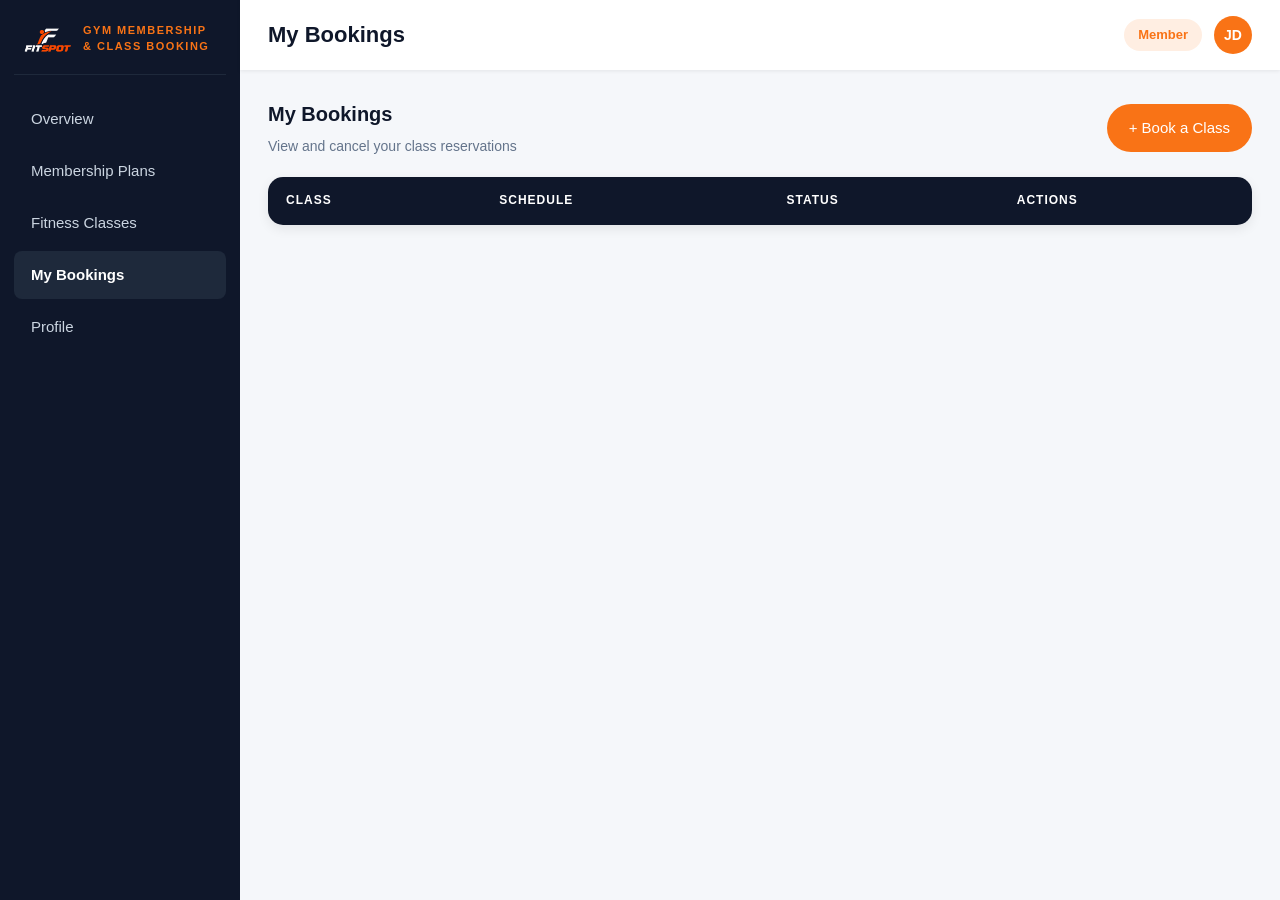
<file: pages/users/bookings.html>
<!DOCTYPE html>
<html lang="en">
<head>
    <meta charset="UTF-8">
    <meta name="viewport" content="width=device-width, initial-scale=1.0">
    <link rel="icon" href="../../images/fitstop_white_logo.png" type="image/png">
    <link rel="stylesheet" href="../../css/style.css">
    <link rel="stylesheet" href="../../css/admin.css">
    <link rel="stylesheet" href="../../css/user.css">
    <title>My Bookings - FitSpot Member</title>
</head>
<body class="admin-body user-body">
<div class="admin-layout">

    <div class="sidebar">
        <div class="sidebar-brand">
            <img src="../../images/fitstop_white_logo.png" alt="FitSpot">
            <span>Gym Membership &amp; Class Booking</span>
        </div>

        <nav class="sidebar-menu">
            <a href="dashboard.html">Overview</a>
            <a href="memberships.html">Membership Plans</a>
            <a href="classes.html">Fitness Classes</a>
            <a href="bookings.html" class="is-active" aria-current="page">My Bookings</a>
            <a href="profile.html">Profile</a>
        </nav>
    </div>

    <div class="admin-main">
        <header class="topbar">
            <h1 id="user-page-title">My Bookings</h1>

            <div class="topbar-actions">
                <span class="admin-badge">Member</span>

                <div class="admin-user">
                    <button type="button" class="admin-avatar" id="user-avatar" aria-haspopup="true" aria-expanded="false">JD</button>

                    <div class="admin-dropdown" id="user-dropdown" hidden>
                        <a class="dropdown-item" href="profile.html">Profile</a>
                        <a class="dropdown-item" href="bookings.html">My Bookings</a>
                        <div class="dropdown-divider"></div>
                        <button type="button" class="dropdown-item is-danger" id="user-logout">Logout</button>
                    </div>
                </div>
            </div>
        </header>

        <div class="admin-content">

            <!-- ===== MY BOOKINGS ===== -->
            <section class="admin-view is-active" id="view-bookings">
                <div class="section-head">
                    <div>
                        <h2>My Bookings</h2>
                        <p>View and cancel your class reservations</p>
                    </div>
                    <a class="btn-pill" href="classes.html">+ Book a Class</a>
                </div>

                <div class="table-card" id="bookings-table">
                    <table>
                        <thead>
                            <tr>
                                <th>Class</th>
                                <th>Schedule</th>
                                <th>Status</th>
                                <th>Actions</th>
                            </tr>
                        </thead>
                        <tbody id="tbody-bookings"></tbody>
                    </table>
                </div>

                <p class="empty-state" id="bookings-empty" hidden>
                    You have no bookings yet. Open Fitness Classes to reserve a slot.
                </p>
            </section>

        </div>
    </div>
</div>

<script src="../../js/toast.js" defer></script>
<script src="../../js/api.js" defer></script>
<script src="../../js/user.js" defer></script>
</body>
</html>
</file>
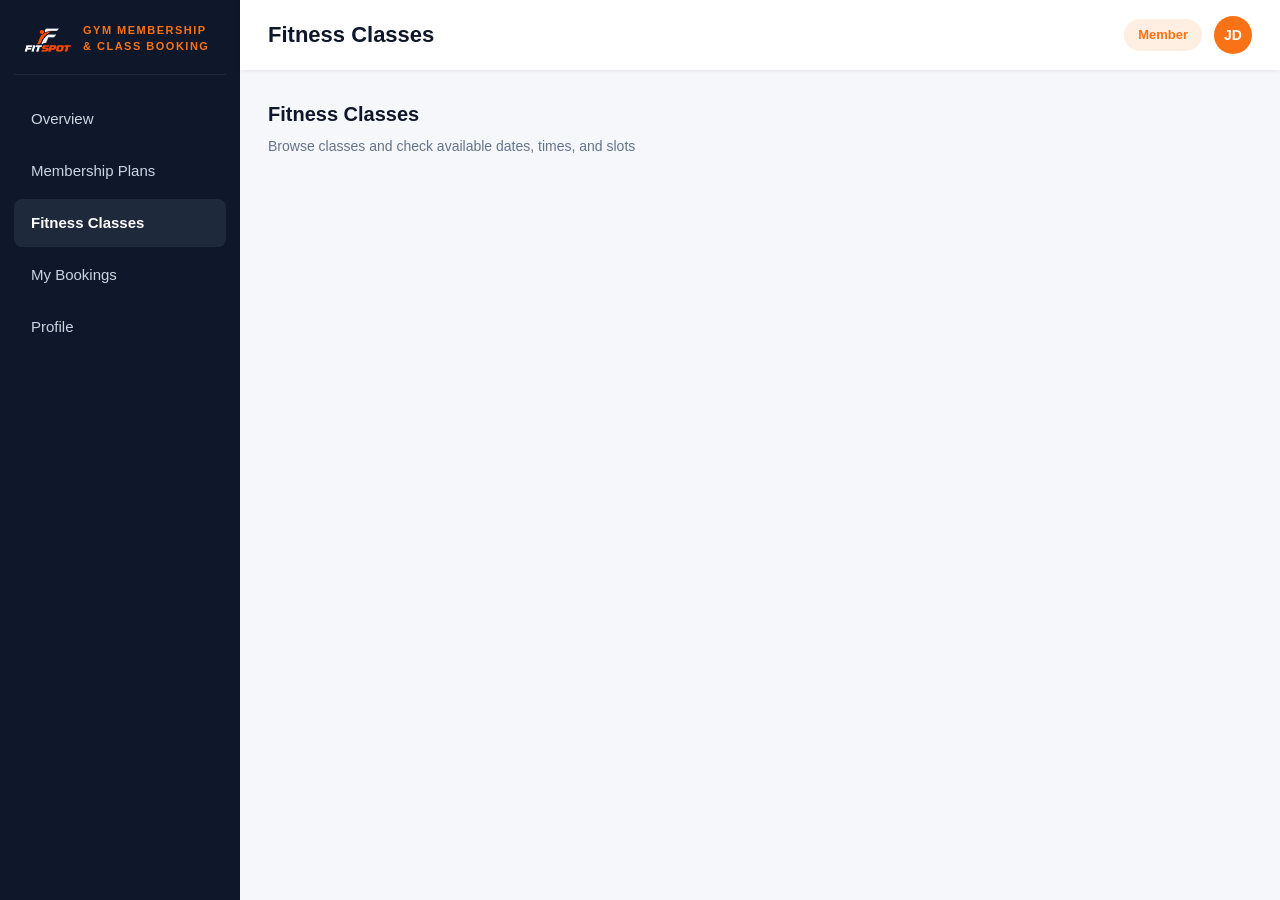
<file: pages/users/classes.html>
<!DOCTYPE html>
<html lang="en">
<head>
    <meta charset="UTF-8">
    <meta name="viewport" content="width=device-width, initial-scale=1.0">
    <link rel="icon" href="../../images/fitstop_white_logo.png" type="image/png">
    <link rel="stylesheet" href="../../css/style.css">
    <link rel="stylesheet" href="../../css/admin.css">
    <link rel="stylesheet" href="../../css/user.css">
    <title>Fitness Classes - FitSpot Member</title>
</head>
<body class="admin-body user-body">
<div class="admin-layout">

    <div class="sidebar">
        <div class="sidebar-brand">
            <img src="../../images/fitstop_white_logo.png" alt="FitSpot">
            <span>Gym Membership &amp; Class Booking</span>
        </div>

        <nav class="sidebar-menu">
            <a href="dashboard.html">Overview</a>
            <a href="memberships.html">Membership Plans</a>
            <a href="classes.html" class="is-active" aria-current="page">Fitness Classes</a>
            <a href="bookings.html">My Bookings</a>
            <a href="profile.html">Profile</a>
        </nav>
    </div>

    <div class="admin-main">
        <header class="topbar">
            <h1 id="user-page-title">Fitness Classes</h1>

            <div class="topbar-actions">
                <span class="admin-badge">Member</span>

                <div class="admin-user">
                    <button type="button" class="admin-avatar" id="user-avatar" aria-haspopup="true" aria-expanded="false">JD</button>

                    <div class="admin-dropdown" id="user-dropdown" hidden>
                        <a class="dropdown-item" href="profile.html">Profile</a>
                        <a class="dropdown-item" href="bookings.html">My Bookings</a>
                        <div class="dropdown-divider"></div>
                        <button type="button" class="dropdown-item is-danger" id="user-logout">Logout</button>
                    </div>
                </div>
            </div>
        </header>

        <div class="admin-content">

            <!-- ===== FITNESS CLASSES ===== -->
            <section class="admin-view is-active" id="view-classes">
                <div class="section-head">
                    <div>
                        <h2>Fitness Classes</h2>
                        <p>Browse classes and check available dates, times, and slots</p>
                    </div>
                </div>

                <div class="class-grid" id="class-grid"></div>
            </section>

        </div>
    </div>
</div>

<script src="../../js/toast.js" defer></script>
<script src="../../js/api.js" defer></script>
<script src="../../js/user.js" defer></script>
</body>
</html>
</file>
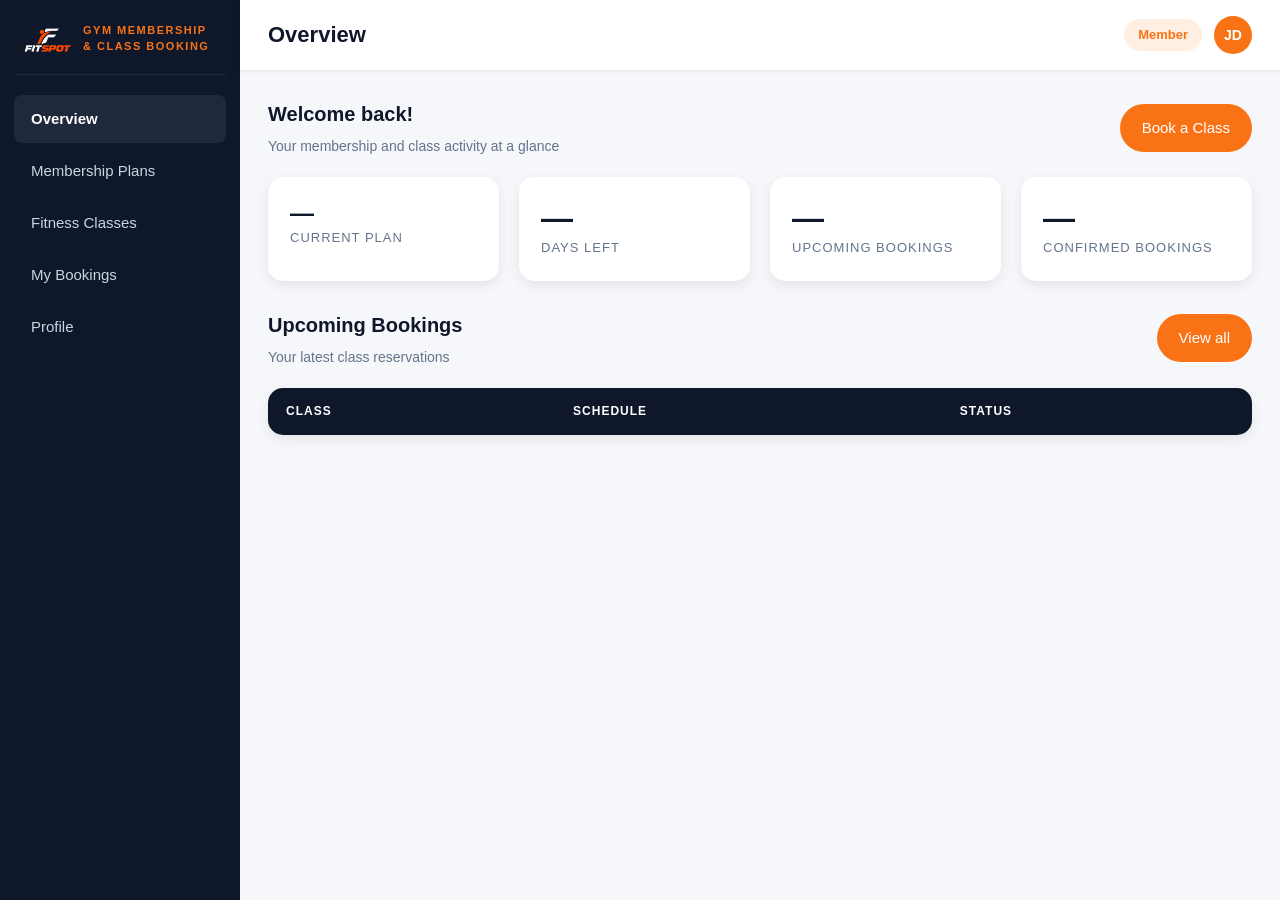
<file: pages/users/dashboard.html>
<!DOCTYPE html>
<html lang="en">
<head>
    <meta charset="UTF-8">
    <meta name="viewport" content="width=device-width, initial-scale=1.0">
    <link rel="icon" href="../../images/fitstop_white_logo.png" type="image/png">
    <link rel="stylesheet" href="../../css/style.css">
    <link rel="stylesheet" href="../../css/admin.css">
    <link rel="stylesheet" href="../../css/user.css">
    <title>Member Dashboard - FitSpot</title>
</head>
<body class="admin-body user-body">
<div class="admin-layout">

    <div class="sidebar">
        <div class="sidebar-brand">
            <img src="../../images/fitstop_white_logo.png" alt="FitSpot">
            <span>Gym Membership &amp; Class Booking</span>
        </div>

        <nav class="sidebar-menu">
            <a href="dashboard.html" class="is-active" aria-current="page">Overview</a>
            <a href="memberships.html">Membership Plans</a>
            <a href="classes.html">Fitness Classes</a>
            <a href="bookings.html">My Bookings</a>
            <a href="profile.html">Profile</a>
        </nav>
    </div>

    <div class="admin-main">
        <header class="topbar">
            <h1 id="user-page-title">Overview</h1>

            <div class="topbar-actions">
                <span class="admin-badge">Member</span>

                <div class="admin-user">
                    <button type="button" class="admin-avatar" id="user-avatar" aria-haspopup="true" aria-expanded="false">JD</button>

                    <div class="admin-dropdown" id="user-dropdown" hidden>
                        <a class="dropdown-item" href="profile.html">Profile</a>
                        <a class="dropdown-item" href="bookings.html">My Bookings</a>
                        <div class="dropdown-divider"></div>
                        <button type="button" class="dropdown-item is-danger" id="user-logout">Logout</button>
                    </div>
                </div>
            </div>
        </header>

        <div class="admin-content">

            <!-- ===== OVERVIEW ===== -->
            <section class="admin-view is-active" id="view-overview">
                <div class="section-head">
                    <div>
                        <h2 id="welcome-heading">Welcome back!</h2>
                        <p>Your membership and class activity at a glance</p>
                    </div>
                    <a class="btn-pill" href="classes.html">Book a Class</a>
                </div>

                <div class="stats-grid">
                    <div class="stat-card">
                        <div class="stat-value is-text" id="stat-plan">—</div>
                        <div class="stat-label">Current Plan</div>
                    </div>
                    <div class="stat-card">
                        <div class="stat-value" id="stat-days">—</div>
                        <div class="stat-label">Days Left</div>
                    </div>
                    <div class="stat-card">
                        <div class="stat-value" id="stat-upcoming">—</div>
                        <div class="stat-label">Upcoming Bookings</div>
                    </div>
                    <div class="stat-card">
                        <div class="stat-value" id="stat-confirmed">—</div>
                        <div class="stat-label">Confirmed Bookings</div>
                    </div>
                </div>

                <div class="section-head">
                    <div>
                        <h2>Upcoming Bookings</h2>
                        <p>Your latest class reservations</p>
                    </div>
                    <a class="btn-pill" href="bookings.html">View all</a>
                </div>

                <div class="table-card">
                    <table>
                        <thead>
                            <tr>
                                <th>Class</th>
                                <th>Schedule</th>
                                <th>Status</th>
                            </tr>
                        </thead>
                        <tbody id="tbody-overview"></tbody>
                    </table>
                </div>
            </section>

        </div>
    </div>
</div>

<script src="../../js/toast.js" defer></script>
<script src="../../js/api.js" defer></script>
<script src="../../js/user.js" defer></script>
</body>
</html>
</file>
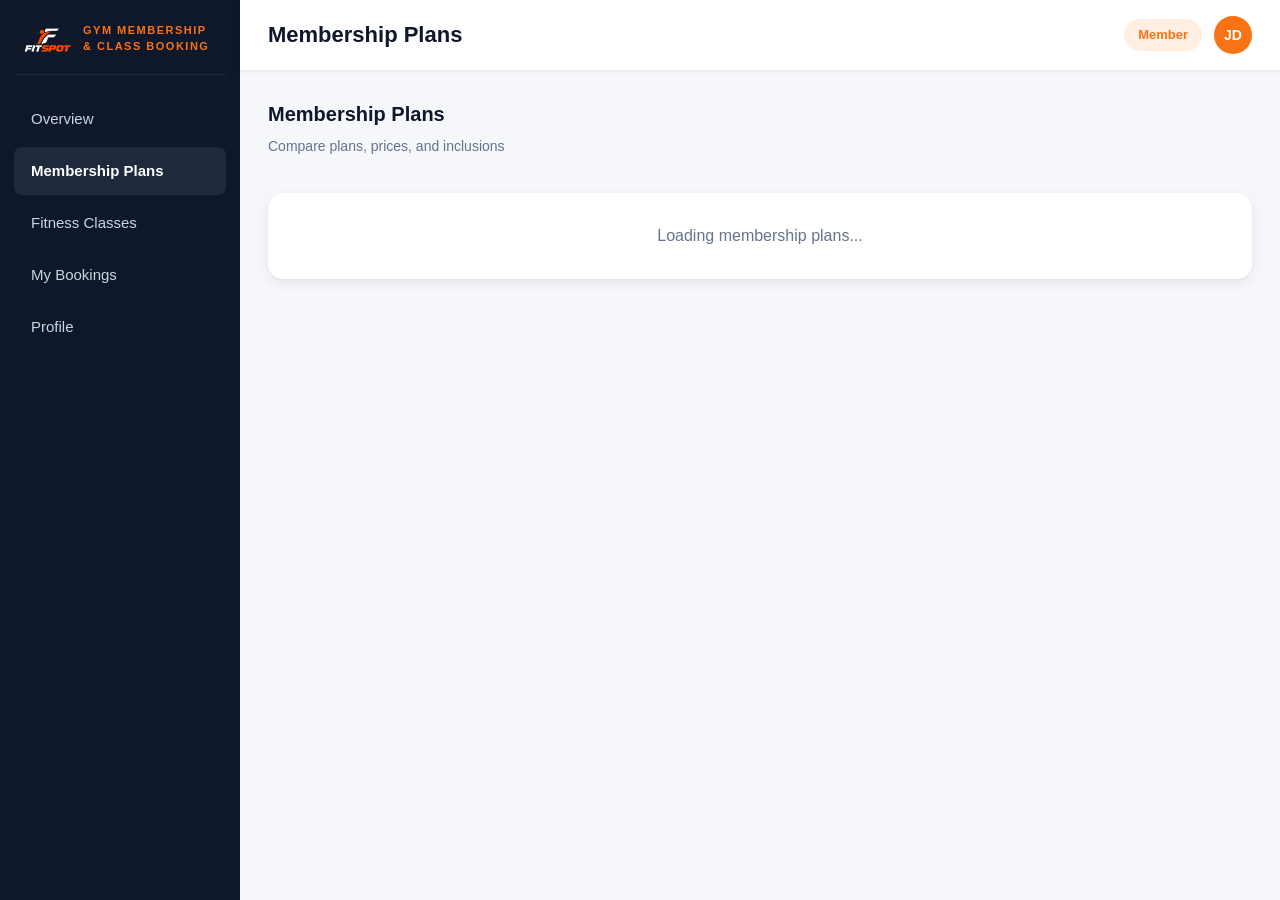
<file: pages/users/memberships.html>
<!DOCTYPE html>
<html lang="en">
<head>
    <meta charset="UTF-8">
    <meta name="viewport" content="width=device-width, initial-scale=1.0">
    <link rel="icon" href="../../images/fitstop_white_logo.png" type="image/png">
    <link rel="stylesheet" href="../../css/style.css">
    <link rel="stylesheet" href="../../css/admin.css">
    <link rel="stylesheet" href="../../css/user.css">
    <title>Membership Plans - FitSpot Member</title>
</head>
<body class="admin-body user-body">
<div class="admin-layout">

    <div class="sidebar">
        <div class="sidebar-brand">
            <img src="../../images/fitstop_white_logo.png" alt="FitSpot">
            <span>Gym Membership &amp; Class Booking</span>
        </div>

        <nav class="sidebar-menu">
            <a href="dashboard.html">Overview</a>
            <a href="memberships.html" class="is-active" aria-current="page">Membership Plans</a>
            <a href="classes.html">Fitness Classes</a>
            <a href="bookings.html">My Bookings</a>
            <a href="profile.html">Profile</a>
        </nav>
    </div>

    <div class="admin-main">
        <header class="topbar">
            <h1 id="user-page-title">Membership Plans</h1>

            <div class="topbar-actions">
                <span class="admin-badge">Member</span>

                <div class="admin-user">
                    <button type="button" class="admin-avatar" id="user-avatar" aria-haspopup="true" aria-expanded="false">JD</button>

                    <div class="admin-dropdown" id="user-dropdown" hidden>
                        <a class="dropdown-item" href="profile.html">Profile</a>
                        <a class="dropdown-item" href="bookings.html">My Bookings</a>
                        <div class="dropdown-divider"></div>
                        <button type="button" class="dropdown-item is-danger" id="user-logout">Logout</button>
                    </div>
                </div>
            </div>
        </header>

        <div class="admin-content">

            <!-- ===== MEMBERSHIP PLANS ===== -->
            <section class="admin-view is-active" id="view-plans">
                <div class="section-head">
                    <div>
                        <h2>Membership Plans</h2>
                        <p>Compare plans, prices, and inclusions</p>
                    </div>
                </div>

                <div class="plans-grid" id="plans-grid">
                    <p class="empty-state">Loading membership plans...</p>
                </div>
            </section>

        </div>
    </div>
</div>

<script src="../../js/toast.js" defer></script>
<script src="../../js/api.js" defer></script>
<script src="../../js/user.js" defer></script>
</body>
</html>
</file>
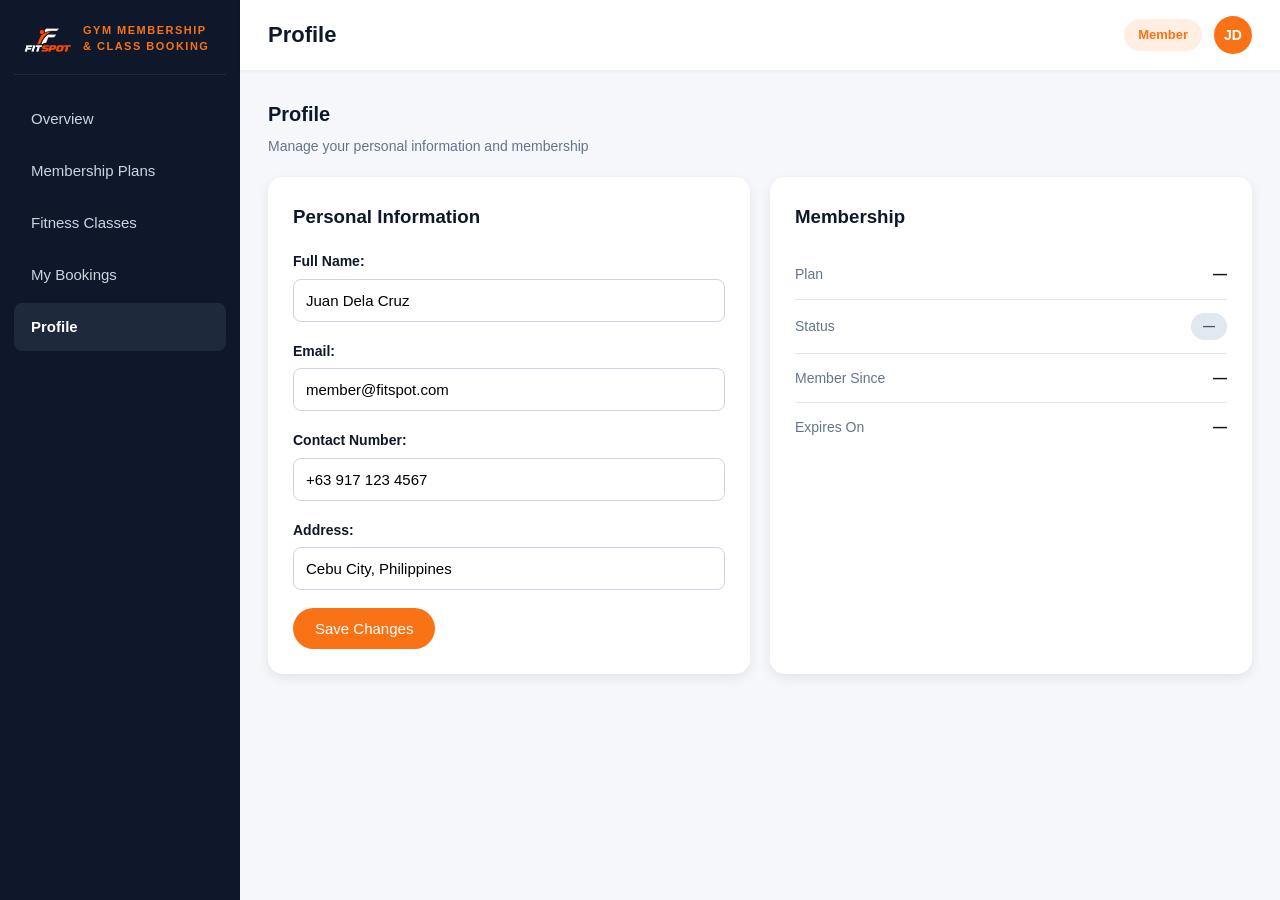
<file: pages/users/profile.html>
<!DOCTYPE html>
<html lang="en">
<head>
    <meta charset="UTF-8">
    <meta name="viewport" content="width=device-width, initial-scale=1.0">
    <link rel="icon" href="../../images/fitstop_white_logo.png" type="image/png">
    <link rel="stylesheet" href="../../css/style.css">
    <link rel="stylesheet" href="../../css/admin.css">
    <link rel="stylesheet" href="../../css/user.css">
    <title>Profile - FitSpot Member</title>
</head>
<body class="admin-body user-body">
<div class="admin-layout">

    <div class="sidebar">
        <div class="sidebar-brand">
            <img src="../../images/fitstop_white_logo.png" alt="FitSpot">
            <span>Gym Membership &amp; Class Booking</span>
        </div>

        <nav class="sidebar-menu">
            <a href="dashboard.html">Overview</a>
            <a href="memberships.html">Membership Plans</a>
            <a href="classes.html">Fitness Classes</a>
            <a href="bookings.html">My Bookings</a>
            <a href="profile.html" class="is-active" aria-current="page">Profile</a>
        </nav>
    </div>

    <div class="admin-main">
        <header class="topbar">
            <h1 id="user-page-title">Profile</h1>

            <div class="topbar-actions">
                <span class="admin-badge">Member</span>

                <div class="admin-user">
                    <button type="button" class="admin-avatar" id="user-avatar" aria-haspopup="true" aria-expanded="false">JD</button>

                    <div class="admin-dropdown" id="user-dropdown" hidden>
                        <a class="dropdown-item" href="profile.html">Profile</a>
                        <a class="dropdown-item" href="bookings.html">My Bookings</a>
                        <div class="dropdown-divider"></div>
                        <button type="button" class="dropdown-item is-danger" id="user-logout">Logout</button>
                    </div>
                </div>
            </div>
        </header>

        <div class="admin-content">

            <!-- ===== PROFILE ===== -->
            <section class="admin-view is-active" id="view-profile">
                <div class="section-head">
                    <div>
                        <h2>Profile</h2>
                        <p>Manage your personal information and membership</p>
                    </div>
                </div>

                <div class="profile-grid">
                    <form class="form-card" id="profile-form">
                        <h3>Personal Information</h3>

                        <label for="profile-name">Full Name:</label>
                        <input type="text" id="profile-name" name="name" value="Juan Dela Cruz" autocomplete="name">

                        <label for="profile-email">Email:</label>
                        <input type="email" id="profile-email" name="email" value="member@fitspot.com" autocomplete="email">

                        <label for="profile-phone">Contact Number:</label>
                        <input type="tel" id="profile-phone" name="phone" value="+63 917 123 4567" autocomplete="tel">

                        <label for="profile-address">Address:</label>
                        <input type="text" id="profile-address" name="address" value="Cebu City, Philippines" autocomplete="street-address">

                        <button type="submit">Save Changes</button>

                        <p class="form-message is-success" id="profile-message" hidden></p>
                    </form>

                    <div class="form-card">
                        <h3>Membership</h3>

                        <dl class="membership-list">
                            <div>
                                <dt>Plan</dt>
                                <dd id="profile-plan">—</dd>
                            </div>
                            <div>
                                <dt>Status</dt>
                                <dd id="profile-status"><span class="badge badge-gray">—</span></dd>
                            </div>
                            <div>
                                <dt>Member Since</dt>
                                <dd id="profile-since">—</dd>
                            </div>
                            <div>
                                <dt>Expires On</dt>
                                <dd id="profile-expires">—</dd>
                            </div>
                        </dl>
                    </div>
                </div>
            </section>

        </div>
    </div>
</div>

<script src="../../js/toast.js" defer></script>
<script src="../../js/api.js" defer></script>
<script src="../../js/user.js" defer></script>
</body>
</html>
</file>
<file: css/style.css>
/* ===== GENERAL ===== */

* {
    box-sizing: border-box;
}

body {
    margin: 0;
    font-family: Arial, sans-serif;
    background-color: #f5f7fa;
    color: #1e293b;
    line-height: 1.6;
}

/* ===== HEADER ===== */

header {
    background-color: #0f172a;
    color: rgb(247, 243, 243);
    padding: 10px 20px;
    display: grid;
    grid-template-columns: 1fr auto 1fr;
    align-items: center;
    gap: 15px;
    position: sticky;
    top: 0;
    z-index: 100;
}

header .brand {
    justify-self: start;
    text-align: left;
}

header .brand img {
    display: block;
    height: 34px;
    width: auto;
}

.visually-hidden {
    position: absolute;
    width: 1px;
    height: 1px;
    margin: -1px;
    padding: 0;
    overflow: hidden;
    clip: rect(0, 0, 0, 0);
    white-space: nowrap;
    border: 0;
}

header .header-actions {
    justify-self: end;
    display: flex;
    align-items: center;
    gap: 10px;
}

.login-link {
    display: flex;
    align-items: center;
    gap: 6px;
    color: white;
    text-decoration: none;
    padding: 7px 14px;
    border-radius: 20px;
    white-space: nowrap;
}

.login-link:hover {
    background-color: #f97316;
}

header h1 {
    margin: 0;
    font-size: 36px;
}

header p {
    margin: 5px 0 0;
}

/* ===== NAVIGATION ===== */

nav {
    display: flex;
    justify-content: center;
    flex-wrap: wrap;
    gap: 10px;
}

nav a {
    color: white;
    text-decoration: none;
    padding: 7px 13px;
    border-radius: 20px;
}

nav a:hover {
    background-color: #f97316;
}

@media (max-width: 768px) {
    header {
        grid-template-columns: 1fr;
        justify-items: center;
        text-align: center;
    }

    header .brand {
        justify-self: center;
        text-align: center;
    }

    header .header-actions {
        justify-self: center;
        flex-wrap: wrap;
        justify-content: center;
    }

    .hero {
        padding: 60px 20px;
    }

    .hero-inner {
        grid-template-columns: 1fr;
        gap: 35px;
    }

    .hero-content {
        text-align: center;
    }

    .hero p {
        margin: 0 auto 30px;
    }

    .hero-actions,
    .hero-stats {
        justify-content: center;
    }

    .hero-stats li {
        align-items: center;
    }

    .hero-media {
        max-width: 420px;
        margin: 0 auto;
    }

    .hero-stats {
        gap: 25px;
    }

    .hero-stats strong {
        font-size: 24px;
    }
}

/* ===== HERO SECTION ===== */

.hero {
    position: relative;
    overflow: hidden;
    text-align: center;
    padding: 60px 20px;
    min-height: calc(100vh - 100px);
    min-height: calc(100dvh - 100px);
    display: flex;
    align-items: center;
    justify-content: center;
    color: white;
    background:
        radial-gradient(circle at 15% 15%, rgba(249, 115, 22, 0.28), transparent 45%),
        radial-gradient(circle at 85% 75%, rgba(249, 115, 22, 0.16), transparent 40%),
        linear-gradient(135deg, #0f172a 0%, #1e293b 55%, #0f172a 100%);
}

.hero-inner {
    position: relative;
    width: 100%;
    max-width: 1100px;
    margin: 0 auto;
    display: grid;
    grid-template-columns: 1fr 1fr;
    gap: 50px;
    align-items: center;
}

.hero-content {
    position: relative;
    text-align: left;
}

.hero-badge {
    display: inline-block;
    padding: 7px 16px;
    border: 1px solid rgba(249, 115, 22, 0.7);
    border-radius: 30px;
    color: #f97316;
    font-size: 12px;
    font-weight: bold;
    letter-spacing: 2px;
    text-transform: uppercase;
    margin-bottom: 22px;
}

.hero h2 {
    margin: 0 0 18px;
    font-size: clamp(36px, 6vw, 58px);
    line-height: 1.15;
    font-weight: 800;
    color: white;
}

.hero h2 span {
    color: #f97316;
}

.hero p {
    max-width: 600px;
    margin: 0 0 30px;
    font-size: 18px;
    color: #cbd5e1;
}

.hero-actions {
    display: flex;
    justify-content: flex-start;
    flex-wrap: wrap;
    gap: 14px;
    margin-bottom: 50px;
}

.btn-outline {
    background-color: transparent;
    border: 2px solid white;
}

.btn-outline:hover {
    background-color: white;
    color: #0f172a;
}

.hero-stats {
    list-style: none;
    display: grid;
    grid-template-columns: repeat(4, 1fr);
    gap: 16px;
    margin: 0;
    padding: 25px 0 0;
    border-top: 1px solid rgba(148, 163, 184, 0.25);
}

.hero-stats li {
    display: flex;
    flex-direction: column;
    align-items: flex-start;
    gap: 4px;
    min-width: 0;
}

.hero-stats strong {
    font-size: 30px;
    color: #f97316;
}

.hero-stats span {
    font-size: 12px;
    letter-spacing: 1.5px;
    text-transform: uppercase;
    color: #94a3b8;
}

.hero-media {
    position: relative;
}

.hero-carousel {
    position: relative;
    width: 100%;
    height: 540px;
    border-radius: 20px;
    overflow: hidden;
    border: 1px solid rgba(148, 163, 184, 0.25);
    box-shadow: 0 20px 50px rgba(0, 0, 0, 0.45);
}

.hero-slide {
    position: absolute;
    inset: 0;
    opacity: 0;
    transform: translateX(50px);
    transition: opacity 0.7s ease, transform 0.7s ease;
    pointer-events: none;
}

.hero-slide.is-active {
    opacity: 1;
    transform: translateX(0);
    pointer-events: auto;
}

.hero-slide img {
    display: block;
    width: 100%;
    height: 100%;
    object-fit: cover;
    object-position: center top;
}

.hero-dots {
    position: absolute;
    bottom: 16px;
    left: 0;
    right: 0;
    display: flex;
    justify-content: center;
    gap: 8px;
    z-index: 2;
}

.hero-dot {
    width: 10px;
    height: 10px;
    padding: 0;
    border: none;
    border-radius: 50%;
    background-color: rgba(255, 255, 255, 0.5);
    cursor: pointer;
    transition: background-color 0.2s ease, transform 0.2s ease;
}

.hero-dot:hover {
    background-color: rgba(255, 255, 255, 0.85);
    transform: none;
}

.hero-dot.is-active {
    background-color: #f97316;
    transform: scale(1.25);
}

/* ===== BUTTONS ===== */

button {
    background-color: #f97316;
    color: white;
    border: none;
    padding: 12px 22px;
    border-radius: 25px;
    cursor: pointer;
    font-size: 15px;
    transition: background-color 0.2s ease, color 0.2s ease, transform 0.2s ease;
}

button:active {
    transform: scale(0.97);
}

button:hover {
    background-color: #ea580c;
}
/* ===== MEMBERSHIP SECTION ===== */

#membership {
    padding: 50px 20px;
    max-width: 1100px;
    margin: 0 auto;
}

#membership h2 {
    text-align: center;
    color: #0f172a;
    margin-bottom: 30px;
}

#membership article {
    background-color: white;
    padding: 25px;
    margin-bottom: 20px;
    border-radius: 15px;
    box-shadow: 0 4px 12px rgba(0, 0, 0, 0.08);
}

#membership article h3 {
    color: #0f172a;
    margin-top: 0;
}

#membership article:hover {
    transform: translateY(-3px);
    transition: 0.2s ease;
}

/* ===== FITNESS CLASSES ===== */

#classes {
    padding: 50px 20px;
    max-width: 1100px;
    margin: 0 auto;
}

#classes h2 {
    text-align: center;
    color: #0f172a;
    margin-bottom: 30px;
}

#classes article {
    background-color: white;
    padding: 25px;
    margin-bottom: 20px;
    border-radius: 15px;
    box-shadow: 0 4px 12px rgba(0, 0, 0, 0.08);
}

#classes article h3 {
    color: #0f172a;
    margin-top: 0;
}

#classes article:hover {
    transform: translateY(-3px);
    transition: 0.2s ease;
}

/* ===== CLASS SCHEDULE ===== */

#schedule {
    padding: 50px 20px;
    max-width: 900px;
    margin: 0 auto;
}

#schedule h2 {
    text-align: center;
    color: #0f172a;
    margin-bottom: 30px;
}

#schedule ul {
    list-style: none;
    padding: 0;
    margin: 0;
}

#schedule li {
    background-color: white;
    padding: 18px 20px;
    margin-bottom: 12px;
    border-radius: 12px;
    box-shadow: 0 3px 10px rgba(0, 0, 0, 0.06);
}

#schedule li:hover {
    transform: translateX(4px);
    transition: 0.2s ease;
}

/* ===== BOOKING FORM ===== */

#booking {
    padding: 50px 20px;
    max-width: 700px;
    margin: 0 auto;
}

#booking h2 {
    text-align: center;
    color: #0f172a;
    margin-bottom: 30px;
}

#booking form {
    background-color: white;
    padding: 30px;
    border-radius: 15px;
    box-shadow: 0 4px 12px rgba(0, 0, 0, 0.08);
}

#booking label {
    display: block;
    margin-bottom: 6px;
    font-weight: bold;
}

#booking input,
#booking select {
    width: 100%;
    padding: 12px;
    margin-bottom: 20px;
    border: 1px solid #cbd5e1;
    border-radius: 8px;
    font-size: 15px;
}

#booking input:focus,
#booking select:focus {
    outline: none;
    border-color: #f97316;
}

/* ===== LOGIN ===== */

/* ===== LOGIN / REGISTER PAGE ===== */

.auth-page {
    max-width: 950px;
    margin: 0 auto;
    padding: 50px 20px;
    display: grid;
    grid-template-columns: repeat(auto-fit, minmax(300px, 1fr));
    gap: 25px;
    align-items: start;
}

.auth-card {
    background-color: white;
    padding: 30px;
    border-radius: 15px;
    box-shadow: 0 4px 12px rgba(0, 0, 0, 0.08);
}

.auth-card h2 {
    text-align: center;
    color: #0f172a;
    margin-top: 0;
    margin-bottom: 25px;
}

.auth-card label {
    display: block;
    margin-bottom: 6px;
    font-weight: bold;
}

.auth-card input {
    width: 100%;
    padding: 12px;
    margin-bottom: 20px;
    border: 1px solid #cbd5e1;
    border-radius: 8px;
    font-size: 15px;
}

.auth-card input:focus {
    outline: none;
    border-color: #f97316;
}

.card-note {
    text-align: center;
    font-size: 14px;
    color: #475569;
    margin-bottom: 0;
}

.card-note a {
    color: #f97316;
    font-weight: bold;
    text-decoration: none;
}

.card-note a:hover {
    text-decoration: underline;
}

.form-message {
    margin: -8px 0 0;
    font-size: 14px;
    color: #dc2626;
}

.auth-card .form-message {
    margin: 12px 0 0;
}

.form-message.is-success {
    color: #16a34a;
}

/* ===== LOGIN POPUP ===== */

.modal-overlay {
    position: fixed;
    inset: 0;
    background-color: rgba(15, 23, 42, 0.75);
    display: none;
    align-items: center;
    justify-content: center;
    padding: 20px;
    z-index: 1000;
}

.modal-overlay.is-open {
    display: flex;
}

.modal {
    position: relative;
    display: flex;
    width: 100%;
    max-width: 600px;
    max-height: 90vh;
    padding: 0;
    overflow: hidden;
    animation: modal-in 0.2s ease;
}

.modal-brand {
    flex: 0 0 190px;
    display: flex;
    flex-direction: column;
    align-items: center;
    justify-content: center;
    gap: 12px;
    padding: 24px 16px;
    text-align: center;
    background:
        radial-gradient(circle at 30% 20%, rgba(249, 115, 22, 0.35), transparent 60%),
        linear-gradient(160deg, #1e293b 0%, #0f172a 100%);
}

.modal-brand img {
    display: block;
    width: 100%;
    max-width: 130px;
    height: auto;
}

.modal-brand p {
    margin: 0;
    font-size: 11px;
    font-weight: bold;
    letter-spacing: 1px;
    text-transform: uppercase;
    color: #f97316;
}

.modal-body {
    flex: 1;
    min-width: 0;
    padding: 24px;
    overflow-y: auto;
}

.modal-body h2 {
    font-size: 22px;
    margin-bottom: 18px;
}

.modal-body label {
    font-size: 14px;
    margin-bottom: 5px;
}

.modal-body input {
    padding: 9px 12px;
    margin-bottom: 14px;
    font-size: 14px;
}

@keyframes modal-in {
    from {
        opacity: 0;
        transform: translateY(-15px) scale(0.97);
    }
    to {
        opacity: 1;
        transform: translateY(0) scale(1);
    }
}

.modal-close {
    position: absolute;
    top: 10px;
    right: 14px;
    background: none;
    border: none;
    border-radius: 0;
    padding: 0;
    font-size: 28px;
    line-height: 1;
    color: #64748b;
    cursor: pointer;
}

.modal-close:hover {
    background: none;
    color: #f97316;
    transform: none;
}

.modal .card-note a {
    cursor: pointer;
}

/* ===== GYM INFORMATION ===== */

aside {
    max-width: 900px;
    margin: 20px auto;
    padding: 30px 20px;
    text-align: center;
    background-color: #0f172a;
    color: white;
    border-radius: 15px;
}

aside h2 {
    margin-top: 0;
}

aside p {
    margin: 8px 0;
}

/* ===== FOOTER ===== */

footer {
    margin-top: 50px;
    padding: 25px 20px;
    text-align: center;
    background-color: #0f172a;
    color: white;
}

footer p {
    margin: 5px 0;
}

/* ===== HERO - SMALL SCREENS ===== */

@media (max-width: 768px) {
    .hero-carousel {
        height: 360px;
    }

    .modal {
        flex-direction: column;
    }

    .modal-brand {
        flex: none;
        width: 100%;
        padding: 22px;
        gap: 10px;
    }

    .modal-brand img {
        max-width: 130px;
    }

    .hero-stats {
        gap: 12px;
    }

    .hero-stats li {
        align-items: center;
        text-align: center;
    }

    .hero-stats strong {
        font-size: 24px;
    }

    .hero-stats span {
        font-size: 11px;
        letter-spacing: 0.5px;
    }
}

@media (max-width: 480px) {
    .modal-overlay {
        padding: 12px;
    }

    .modal-body {
        padding: 20px 16px;
    }

    .modal .form-actions {
        flex-wrap: wrap;
    }

    .modal .form-actions button {
        flex: 1 1 120px;
    }
}

/* ===== Toast notifications ===== */

.toast-container {
    position: fixed;
    right: 20px;
    bottom: 20px;
    z-index: 1100;
    display: flex;
    flex-direction: column;
    align-items: flex-end;
    gap: 10px;
    max-width: min(340px, calc(100vw - 40px));
    pointer-events: none;
}

.toast {
    pointer-events: auto;
    background: #1f2937;
    color: #f8fafc;
    padding: 12px 16px;
    border-radius: 8px;
    box-shadow: 0 10px 25px rgba(15, 23, 42, 0.22);
    font-size: 13.5px;
    line-height: 1.45;
    cursor: pointer;
    animation: toast-in 0.25s ease-out;
    transition: opacity 0.25s ease, transform 0.25s ease;
}

.toast:focus-visible {
    outline: 2px solid #38bdf8;
    outline-offset: 2px;
}

.toast.is-leaving {
    opacity: 0;
    transform: translateX(24px);
}

@keyframes toast-in {
    from {
        opacity: 0;
        transform: translateX(24px);
    }
    to {
        opacity: 1;
        transform: translateX(0);
    }
}

@media (max-width: 480px) {
    .toast-container {
        left: 20px;
        right: 20px;
        max-width: none;
        align-items: stretch;
    }
}

@media (prefers-reduced-motion: reduce) {
    .toast {
        animation: none;
        transition: opacity 0.25s ease;
    }

    .toast.is-leaving {
        transform: none;
    }
}
</file>
<file: css/admin.css>
/* ===== ADMIN LAYOUT ===== */

.admin-body {
    background-color: #f5f7fa;
}

.admin-layout {
    display: flex;
    min-height: 100vh;
}

.sidebar {
    flex: 0 0 240px;
    display: flex;
    flex-direction: column;
    position: sticky;
    top: 0;
    height: 100vh;
    padding: 22px 14px;
    background-color: #0f172a;
    color: #cbd5e1;
}

.sidebar-brand {
    display: flex;
    align-items: center;
    flex-wrap: wrap;
    gap: 10px;
    padding: 0 8px 18px;
    margin-bottom: 16px;
    border-bottom: 1px solid #1e293b;
}

.sidebar-brand img {
    height: 34px;
    width: auto;
}

.sidebar-brand span {
    flex: 1 1 0;
    min-width: 0;
    color: #f97316;
    font-size: 11px;
    font-weight: bold;
    letter-spacing: 1.5px;
    line-height: 1.45;
    text-transform: uppercase;
}

.sidebar-menu {
    display: flex;
    flex-direction: column;
    flex-wrap: nowrap;
    justify-content: flex-start;
    flex: none;
    gap: 4px;
    margin-top: 4px;
}

.sidebar-menu button,
.sidebar-menu a {
    display: block;
    width: 100%;
    text-align: left;
    background: none;
    border: none;
    border-left: 3px solid transparent;
    border-radius: 8px;
    padding: 12px 14px;
    font-size: 15px;
    color: #cbd5e1;
    cursor: pointer;
    text-decoration: none;
    transition: background-color 0.2s ease, color 0.2s ease;
}

.sidebar-menu button:hover,
.sidebar-menu a:hover {
    background-color: #1e293b;
    color: white;
    transform: none;
    text-decoration: none;
}

.sidebar-menu button.is-active,
.sidebar-menu a.is-active {
    background-color: #1e293b;
    color: white;
    font-weight: bold;
    border-left-color: transparent;
}

/* ===== TOPBAR ===== */

.admin-main {
    flex: 1;
    min-width: 0;
    display: flex;
    flex-direction: column;
}

.topbar {
    position: sticky;
    top: 0;
    z-index: 50;
    display: flex;
    align-items: center;
    justify-content: space-between;
    gap: 15px;
    padding: 16px 28px;
    background-color: white;
    box-shadow: 0 1px 4px rgba(0, 0, 0, 0.08);
}

.menu-toggle {
    display: none;
    width: 40px;
    height: 40px;
    padding: 9px;
    flex: 0 0 auto;
    flex-direction: column;
    justify-content: space-between;
    background-color: #f1f5f9;
    border-radius: 8px;
}

.menu-toggle span {
    display: block;
    width: 100%;
    height: 2px;
    background-color: #0f172a;
    border-radius: 2px;
}

.topbar h1 {
    margin: 0;
    font-size: 22px;
    color: #0f172a;
}

.topbar-actions {
    display: flex;
    align-items: center;
    gap: 12px;
}

.admin-badge {
    padding: 6px 14px;
    border-radius: 20px;
    background-color: rgba(249, 115, 22, 0.12);
    color: #f97316;
    font-size: 13px;
    font-weight: bold;
}

.admin-user {
    position: relative;
}

.admin-avatar {
    width: 38px;
    height: 38px;
    padding: 0;
    border: none;
    border-radius: 50%;
    background-color: #f97316;
    color: white;
    display: flex;
    align-items: center;
    justify-content: center;
    font-size: 14px;
    font-weight: bold;
    cursor: pointer;
}

.admin-avatar:hover {
    background-color: #ea580c;
    transform: none;
}

.admin-dropdown {
    position: absolute;
    top: calc(100% + 8px);
    right: 0;
    min-width: 150px;
    background-color: white;
    border-radius: 10px;
    overflow: hidden;
    box-shadow: 0 8px 22px rgba(0, 0, 0, 0.18);
    z-index: 60;
}

.admin-dropdown[hidden] {
    display: none;
}

.dropdown-item {
    display: block;
    width: 100%;
    padding: 12px 16px;
    border: none;
    border-radius: 0;
    background: none;
    text-align: left;
    font-size: 14px;
    color: #334155;
    cursor: pointer;
    text-decoration: none;
}

.dropdown-item:hover {
    background-color: #f1f5f9;
    color: #0f172a;
    transform: none;
}

.dropdown-item.is-danger {
    color: #dc2626;
}

.dropdown-item.is-danger:hover {
    background-color: #fef2f2;
    color: #b91c1c;
}

.dropdown-divider {
    height: 1px;
    background-color: #e2e8f0;
}

/* ===== VIEWS ===== */

.admin-content {
    padding: 28px;
}

.admin-view {
    display: none;
}

.admin-view.is-active {
    display: block;
    animation: admin-fade 0.25s ease;
}

@keyframes admin-fade {
    from { opacity: 0; transform: translateY(6px); }
    to { opacity: 1; transform: translateY(0); }
}

.section-head {
    display: flex;
    align-items: center;
    justify-content: space-between;
    flex-wrap: wrap;
    gap: 15px;
    margin-bottom: 20px;
}

.section-head h2 {
    margin: 0;
    font-size: 20px;
    color: #0f172a;
}

.section-head p {
    margin: 5px 0 0;
    font-size: 14px;
    color: #64748b;
}

/* ===== STAT CARDS ===== */

.stats-grid {
    display: grid;
    grid-template-columns: repeat(auto-fit, minmax(220px, 1fr));
    gap: 20px;
    margin-bottom: 28px;
}

.stat-card {
    background-color: white;
    border-radius: 15px;
    padding: 22px;
    box-shadow: 0 4px 12px rgba(0, 0, 0, 0.08);
}

.stat-value {
    font-size: 32px;
    font-weight: 800;
    color: #0f172a;
    line-height: 1.2;
}

.stat-label {
    font-size: 13px;
    color: #64748b;
    text-transform: uppercase;
    letter-spacing: 1px;
}

/* ===== TABLES ===== */

.table-card {
    background-color: white;
    border-radius: 15px;
    overflow-x: auto;
    box-shadow: 0 4px 12px rgba(0, 0, 0, 0.08);
}

.table-card table {
    width: 100%;
    border-collapse: collapse;
    font-size: 15px;
}

.table-card th {
    text-align: left;
    padding: 14px 18px;
    background-color: #0f172a;
    color: white;
    font-size: 12px;
    letter-spacing: 1px;
    text-transform: uppercase;
    white-space: nowrap;
}

.table-card td {
    padding: 14px 18px;
    border-bottom: 1px solid #e2e8f0;
    color: #334155;
    vertical-align: middle;
}

.table-card tbody tr:last-child td {
    border-bottom: none;
}

.table-card tbody tr:hover {
    background-color: #f8fafc;
}

/* ===== BADGES ===== */

.badge {
    display: inline-block;
    padding: 4px 12px;
    border-radius: 14px;
    font-size: 12px;
    font-weight: bold;
    white-space: nowrap;
}

.badge-green {
    background-color: #dcfce7;
    color: #16a34a;
}

.badge-orange {
    background-color: #ffedd5;
    color: #ea580c;
}

.badge-red {
    background-color: #fee2e2;
    color: #dc2626;
}

.badge-gray {
    background-color: #e2e8f0;
    color: #475569;
}

/* ===== TABLE BUTTONS ===== */

.btn-sm {
    padding: 6px 14px;
    font-size: 13px;
    border-radius: 16px;
    margin-right: 6px;
}

.btn-edit {
    background-color: #0f172a;
    color: white;
}

.btn-edit:hover {
    background-color: #334155;
    transform: none;
}

a.btn-sm {
    display: inline-block;
    text-decoration: none;
    margin-right: 6px;
}

/* Pill action that looks identical to the global button style,
   for links that navigate between admin/member pages. */
.btn-pill {
    display: inline-block;
    background-color: #f97316;
    color: white;
    border: none;
    padding: 12px 22px;
    border-radius: 25px;
    cursor: pointer;
    font-size: 15px;
    text-decoration: none;
    transition: background-color 0.2s ease, transform 0.2s ease;
}

.btn-pill:hover {
    background-color: #ea580c;
    color: white;
    text-decoration: none;
    transform: none;
}

.btn-delete {
    background-color: #fee2e2;
    color: #dc2626;
}

.btn-delete:hover {
    background-color: #fecaca;
    color: #b91c1c;
    transform: none;
}

.btn-confirm {
    background-color: #16a34a;
    color: white;
}

.btn-confirm:hover {
    background-color: #15803d;
    transform: none;
}

button:disabled {
    opacity: 0.45;
    cursor: default;
    transform: none;
}

/* ===== SLOT BARS ===== */

.slot-text {
    font-size: 14px;
    color: #334155;
    white-space: nowrap;
}

.slot-bar {
    height: 8px;
    width: 150px;
    margin-top: 6px;
    background-color: #e2e8f0;
    border-radius: 6px;
    overflow: hidden;
}

.slot-bar span {
    display: block;
    height: 100%;
    background-color: #f97316;
    border-radius: 6px;
}

.slot-bar.is-full span {
    background-color: #dc2626;
}

/* ===== ADMIN MODAL ===== */

.modal .form-actions {
    display: flex;
    gap: 10px;
    justify-content: center;
    margin-top: 6px;
}

.modal .form-actions button {
    text-align: center;
}

.modal .btn-cancel {
    background-color: #e2e8f0;
    color: #334155;
}

.modal .btn-cancel:hover {
    background-color: #cbd5e1;
    color: #0f172a;
    transform: none;
}

.modal .confirm-text {
    margin-bottom: 16px;
    color: #475569;
    font-size: 14px;
    line-height: 1.55;
    text-align: center;
}

/* ===== ADMIN RESPONSIVE ===== */

@media (max-width: 900px) {
    .admin-layout {
        flex-direction: column;
    }

    .sidebar {
        flex: none;
        width: 100%;
        height: auto;
        position: static;
        padding: 16px;
    }

    .sidebar-menu {
        flex-direction: row;
        flex-wrap: wrap;
        gap: 8px;
        overflow-x: auto;
    }

    .sidebar-menu button,
    .sidebar-menu a {
        width: auto;
        border-left: none;
        border-bottom: 3px solid transparent;
        padding: 10px 14px;
    }

    .sidebar-menu button.is-active,
    .sidebar-menu a.is-active {
        border-left-color: transparent;
        border-bottom-color: transparent;
        background-color: #334155;
    }

    .admin-content {
        padding: 20px;
    }

    .topbar {
        padding: 14px 20px;
        flex-wrap: wrap;
    }

    .section-head {
        align-items: flex-start;
    }
}

@media (max-width: 600px) {
    .admin-content {
        padding: 16px 12px;
    }

    .topbar h1 {
        font-size: 18px;
    }

    .topbar-actions {
        width: 100%;
        justify-content: space-between;
    }

    .section-head {
        flex-direction: column;
        gap: 14px;
    }

    .section-head > button,
    .section-head > .btn-pill,
    .section-head > a {
        width: 100%;
        text-align: center;
    }

    .stats-grid {
        grid-template-columns: 1fr;
    }

    .table-card th,
    .table-card td {
        padding: 11px 12px;
        font-size: 14px;
    }

    .table-card td:last-child {
        white-space: nowrap;
    }
}

@media (max-width: 768px) {
    .admin-layout {
        display: block;
    }

    .sidebar {
        display: none;
        position: fixed;
        inset: 0 auto 0 0;
        z-index: 80;
        width: min(280px, 86vw);
        height: 100dvh;
        overflow-y: auto;
        box-shadow: 8px 0 24px rgba(15, 23, 42, 0.24);
    }

    .admin-layout.is-menu-open .sidebar {
        display: flex;
    }

    .admin-layout.is-menu-open::after {
        content: '';
        position: fixed;
        inset: 0;
        z-index: 70;
        background-color: rgba(15, 23, 42, 0.48);
    }

    .menu-toggle {
        display: flex;
    }

    .topbar {
        padding: 12px 16px;
    }
}
</file>
<file: css/user.css>
/* ===== MEMBER PORTAL ===== */

.user-body {
    background-color: #f5f7fa;
}

.stat-value.is-text {
    font-size: 24px;
}

/* ===== MEMBERSHIP PLAN CARDS ===== */

.plans-grid {
    display: grid;
    grid-template-columns: repeat(auto-fit, minmax(260px, 1fr));
    gap: 20px;
}

.plan-card {
    display: flex;
    flex-direction: column;
    background-color: white;
    border-radius: 15px;
    padding: 25px;
    box-shadow: 0 4px 12px rgba(0, 0, 0, 0.08);
}

.plan-card h3 {
    margin: 0 0 8px;
    color: #0f172a;
}

.plan-price {
    margin: 0 0 14px;
    font-size: 32px;
    font-weight: 800;
    color: #0f172a;
    line-height: 1.2;
}

.plan-price span {
    font-size: 14px;
    font-weight: normal;
    color: #64748b;
}

.plan-card ul {
    flex: 1;
    list-style: none;
    margin: 0 0 20px;
    padding: 0;
}

.plan-card li {
    position: relative;
    padding: 8px 0 8px 26px;
    border-bottom: 1px dashed #e2e8f0;
    font-size: 14px;
    color: #334155;
}

.plan-card li::before {
    content: "\2713";
    position: absolute;
    left: 0;
    color: #f97316;
    font-weight: bold;
}

.plan-footer {
    display: flex;
    align-items: center;
    justify-content: space-between;
    flex-wrap: wrap;
    gap: 10px;
    min-height: 34px;
}

.plan-choose {
    padding: 9px 20px;
    font-size: 14px;
}

.plan-tag[hidden] {
    display: none;
}

/* ===== FITNESS CLASS CARDS ===== */

.class-grid {
    display: grid;
    grid-template-columns: repeat(auto-fit, minmax(260px, 1fr));
    gap: 20px;
}

.class-card {
    display: flex;
    flex-direction: column;
    gap: 8px;
    background-color: white;
    border-radius: 15px;
    padding: 22px;
    box-shadow: 0 4px 12px rgba(0, 0, 0, 0.08);
    transition: transform 0.2s ease;
}

.class-card:hover {
    transform: translateY(-3px);
}

.class-card-head {
    display: flex;
    align-items: center;
    justify-content: space-between;
    gap: 10px;
}

.class-card h3 {
    margin: 0;
    color: #0f172a;
}

.class-desc {
    margin: 0;
    font-size: 14px;
    color: #64748b;
}

.class-schedule {
    margin: 0;
    font-size: 14px;
    font-weight: bold;
    color: #f97316;
}

.class-card .slot-cell {
    margin-top: 2px;
}

.class-card .slot-bar {
    width: 100%;
}

.btn-book {
    width: 100%;
    margin-top: 6px;
}

.class-card button:disabled {
    background-color: #e2e8f0;
    color: #64748b;
    opacity: 1;
    cursor: default;
    transform: none;
}

.class-card button:disabled:hover {
    background-color: #e2e8f0;
}

/* ===== BOOKINGS ===== */

.empty-state {
    background-color: white;
    border-radius: 15px;
    padding: 30px;
    text-align: center;
    color: #64748b;
    box-shadow: 0 4px 12px rgba(0, 0, 0, 0.08);
}

.empty-state[hidden],
.table-card[hidden] {
    display: none;
}

/* ===== PROFILE ===== */

.profile-grid {
    display: grid;
    grid-template-columns: repeat(auto-fit, minmax(300px, 1fr));
    gap: 20px;
}

.form-card {
    background-color: white;
    border-radius: 15px;
    padding: 25px;
    box-shadow: 0 4px 12px rgba(0, 0, 0, 0.08);
}

.form-card h3 {
    margin-top: 0;
    margin-bottom: 18px;
    color: #0f172a;
}

.form-card label {
    display: block;
    margin-bottom: 6px;
    font-size: 14px;
    font-weight: bold;
    color: #0f172a;
}

.form-card input {
    width: 100%;
    padding: 12px;
    margin-bottom: 18px;
    border: 1px solid #cbd5e1;
    border-radius: 8px;
    font-size: 15px;
}

.form-card input:focus {
    outline: none;
    border-color: #f97316;
}

.form-card .form-message {
    margin: 12px 0 0;
}

@media (max-width: 600px) {
    .plans-grid,
    .class-grid,
    .profile-grid {
        grid-template-columns: 1fr;
        gap: 14px;
    }

    .plan-card,
    .class-card,
    .form-card,
    .empty-state {
        padding: 18px;
    }

    .class-card-head {
        align-items: flex-start;
        flex-direction: column;
    }

    .plan-footer {
        align-items: stretch;
        flex-direction: column;
    }

    .plan-choose {
        width: 100%;
    }
}

.membership-list {
    margin: 0;
}

.membership-list > div {
    display: flex;
    align-items: center;
    justify-content: space-between;
    gap: 12px;
    padding: 13px 0;
    border-bottom: 1px solid #e2e8f0;
}

.membership-list > div:last-child {
    border-bottom: none;
}

.membership-list dt {
    margin: 0;
    font-size: 14px;
    color: #64748b;
}

.membership-list dd {
    margin: 0;
    font-size: 14px;
    font-weight: bold;
    color: #0f172a;
    text-align: right;
}
</file>
